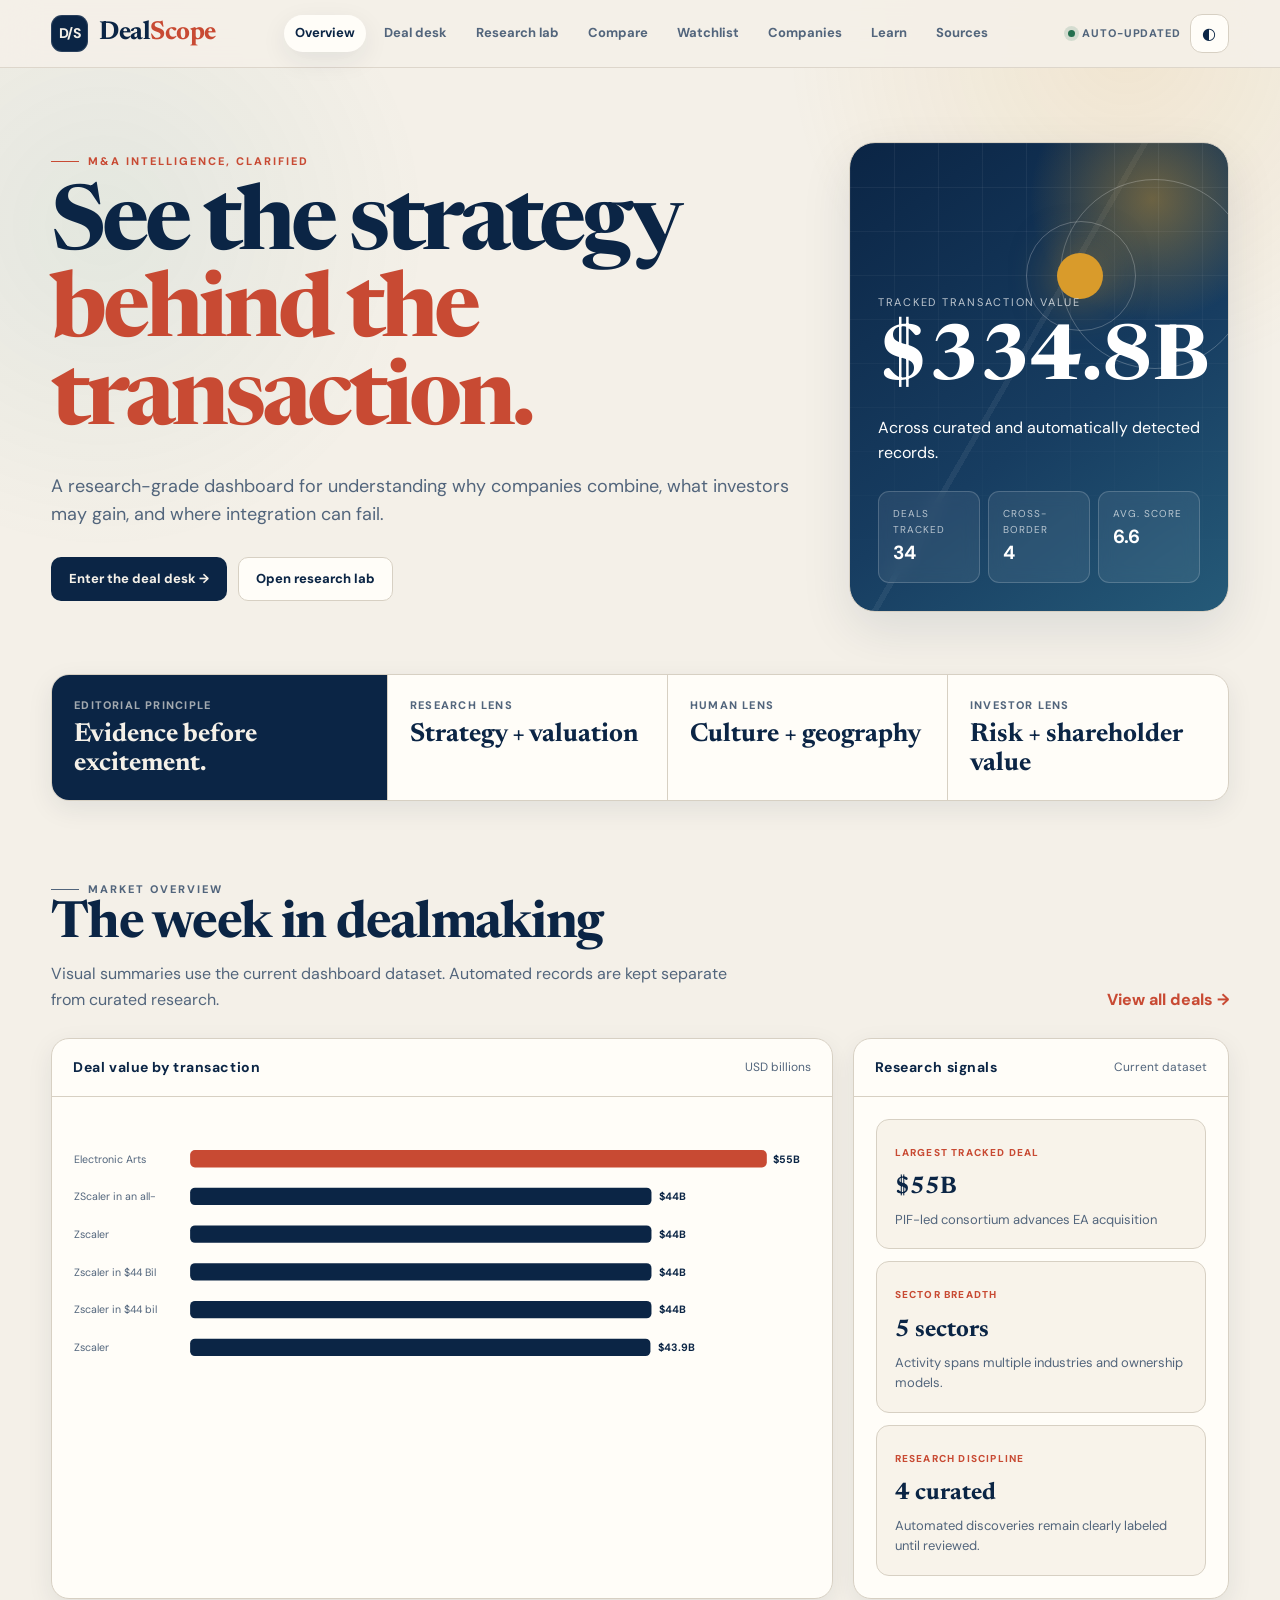
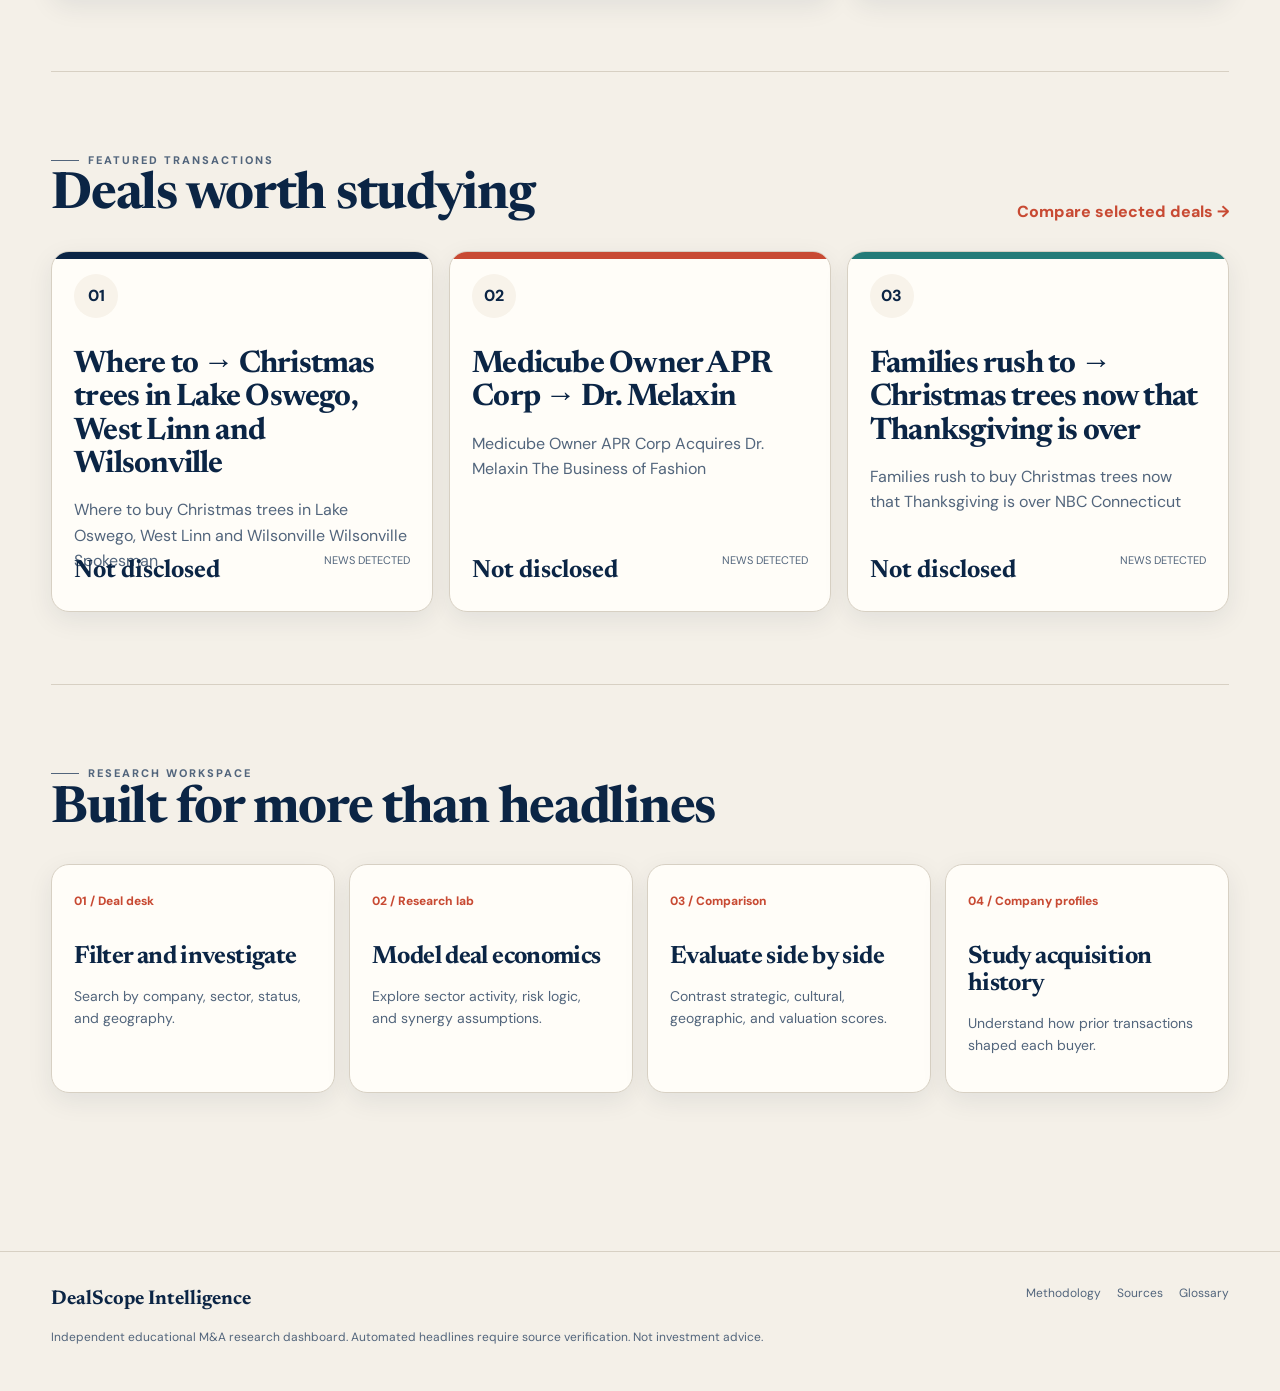
<file: index.html>
<!DOCTYPE html><html lang="en"><head><meta charset="UTF-8"><meta name="viewport" content="width=device-width,initial-scale=1"><meta name="theme-color" content="#0b2545"><meta name="description" content="DealScope is an educational M&A intelligence dashboard for deal research, strategy, valuation, culture, geography, and shareholder impact."><meta property="og:title" content="DealScope | M&A Intelligence"><meta property="og:description" content="A polished M&A research dashboard with deal analytics, comparisons, timelines, and market intelligence."><title>DealScope | M&A Intelligence</title><link rel="preconnect" href="https://fonts.googleapis.com"><link rel="preconnect" href="https://fonts.gstatic.com" crossorigin><link href="https://fonts.googleapis.com/css2?family=DM+Sans:wght@400;500;600;700;800&family=Newsreader:opsz,wght@6..72,600;6..72,700&display=swap" rel="stylesheet"><link rel="stylesheet" href="styles.css"></head><body><header class="site-header"><a class="brand" href="index.html"><span class="brand-mark">D/S</span><span>Deal<em>Scope</em></span></a><nav aria-label="Primary navigation"><a href="index.html">Overview</a><a href="deals.html">Deal desk</a><a href="analysis.html">Research lab</a><a href="compare.html">Compare</a><a href="watchlist.html">Watchlist</a><a href="companies.html">Companies</a><a href="learn.html">Learn</a><a href="sources.html">Sources</a></nav><div class="header-actions"><span class="header-live">Auto-updated</span><button id="themeToggle" class="icon-button" aria-label="Toggle color mode">◐</button></div></header><main><section class="hero"><div><p class="eyebrow">M&A intelligence, clarified</p><h1>See the strategy <span>behind the transaction.</span></h1><p class="hero-copy">A research-grade dashboard for understanding why companies combine, what investors may gain, and where integration can fail.</p><div class="hero-actions"><a class="primary-button" href="deals.html">Enter the deal desk →</a><a class="secondary-button" href="analysis.html">Open research lab</a></div></div><aside class="hero-visual"><div class="visual-grid"></div><div class="orb one"></div><div class="orb two"></div><div class="orb three"></div><div class="visual-content"><span class="visual-kicker">Tracked transaction value</span><strong class="visual-value" id="heroValue">$0B</strong><p>Across curated and automatically detected records.</p><div class="visual-stats"><div><span>Deals tracked</span><b id="homeDealCount">0</b></div><div><span>Cross-border</span><b id="homeCrossBorder">0</b></div><div><span>Avg. score</span><b id="homeAvgScore">0.0</b></div></div></div></aside></section><section class="editorial-strip"><article class="lead"><span>Editorial principle</span><strong>Evidence before excitement.</strong></article><article><span>Research lens</span><strong>Strategy + valuation</strong></article><article><span>Human lens</span><strong>Culture + geography</strong></article><article><span>Investor lens</span><strong>Risk + shareholder value</strong></article></section><section class="page-section"><div class="section-heading"><div><p class="eyebrow">Market overview</p><h2>The week in dealmaking</h2><p>Visual summaries use the current dashboard dataset. Automated records are kept separate from curated research.</p></div><a class="text-link" href="deals.html">View all deals →</a></div><div class="dashboard-grid"><article class="panel"><div class="panel-head"><h3>Deal value by transaction</h3><span>USD billions</span></div><div class="panel-body chart-frame" id="dealValueChart"></div></article><aside class="panel"><div class="panel-head"><h3>Research signals</h3><span>Current dataset</span></div><div class="panel-body insight-stack" id="homeInsights"></div></aside></div></section><section class="page-section section-rule"><div class="section-heading"><div><p class="eyebrow">Featured transactions</p><h2>Deals worth studying</h2></div><a class="text-link" href="compare.html">Compare selected deals →</a></div><div id="featuredDeals" class="featured-grid"></div></section><section class="page-section section-rule"><div class="section-heading"><div><p class="eyebrow">Research workspace</p><h2>Built for more than headlines</h2></div></div><div class="navigation-grid"><a href="deals.html"><span>01 / Deal desk</span><h3>Filter and investigate</h3><p>Search by company, sector, status, and geography.</p></a><a href="analysis.html"><span>02 / Research lab</span><h3>Model deal economics</h3><p>Explore sector activity, risk logic, and synergy assumptions.</p></a><a href="compare.html"><span>03 / Comparison</span><h3>Evaluate side by side</h3><p>Contrast strategic, cultural, geographic, and valuation scores.</p></a><a href="companies.html"><span>04 / Company profiles</span><h3>Study acquisition history</h3><p>Understand how prior transactions shaped each buyer.</p></a></div></section></main><footer class="site-footer"><div><div class="footer-brand">DealScope Intelligence</div><p>Independent educational M&A research dashboard. Automated headlines require source verification. Not investment advice.</p></div><div class="footer-links"><a href="analysis.html">Methodology</a><a href="sources.html">Sources</a><a href="learn.html">Glossary</a></div></footer><script src="generated-deals.js"></script><script src="data.js"></script><script src="app.js"></script></body></html>
</file>
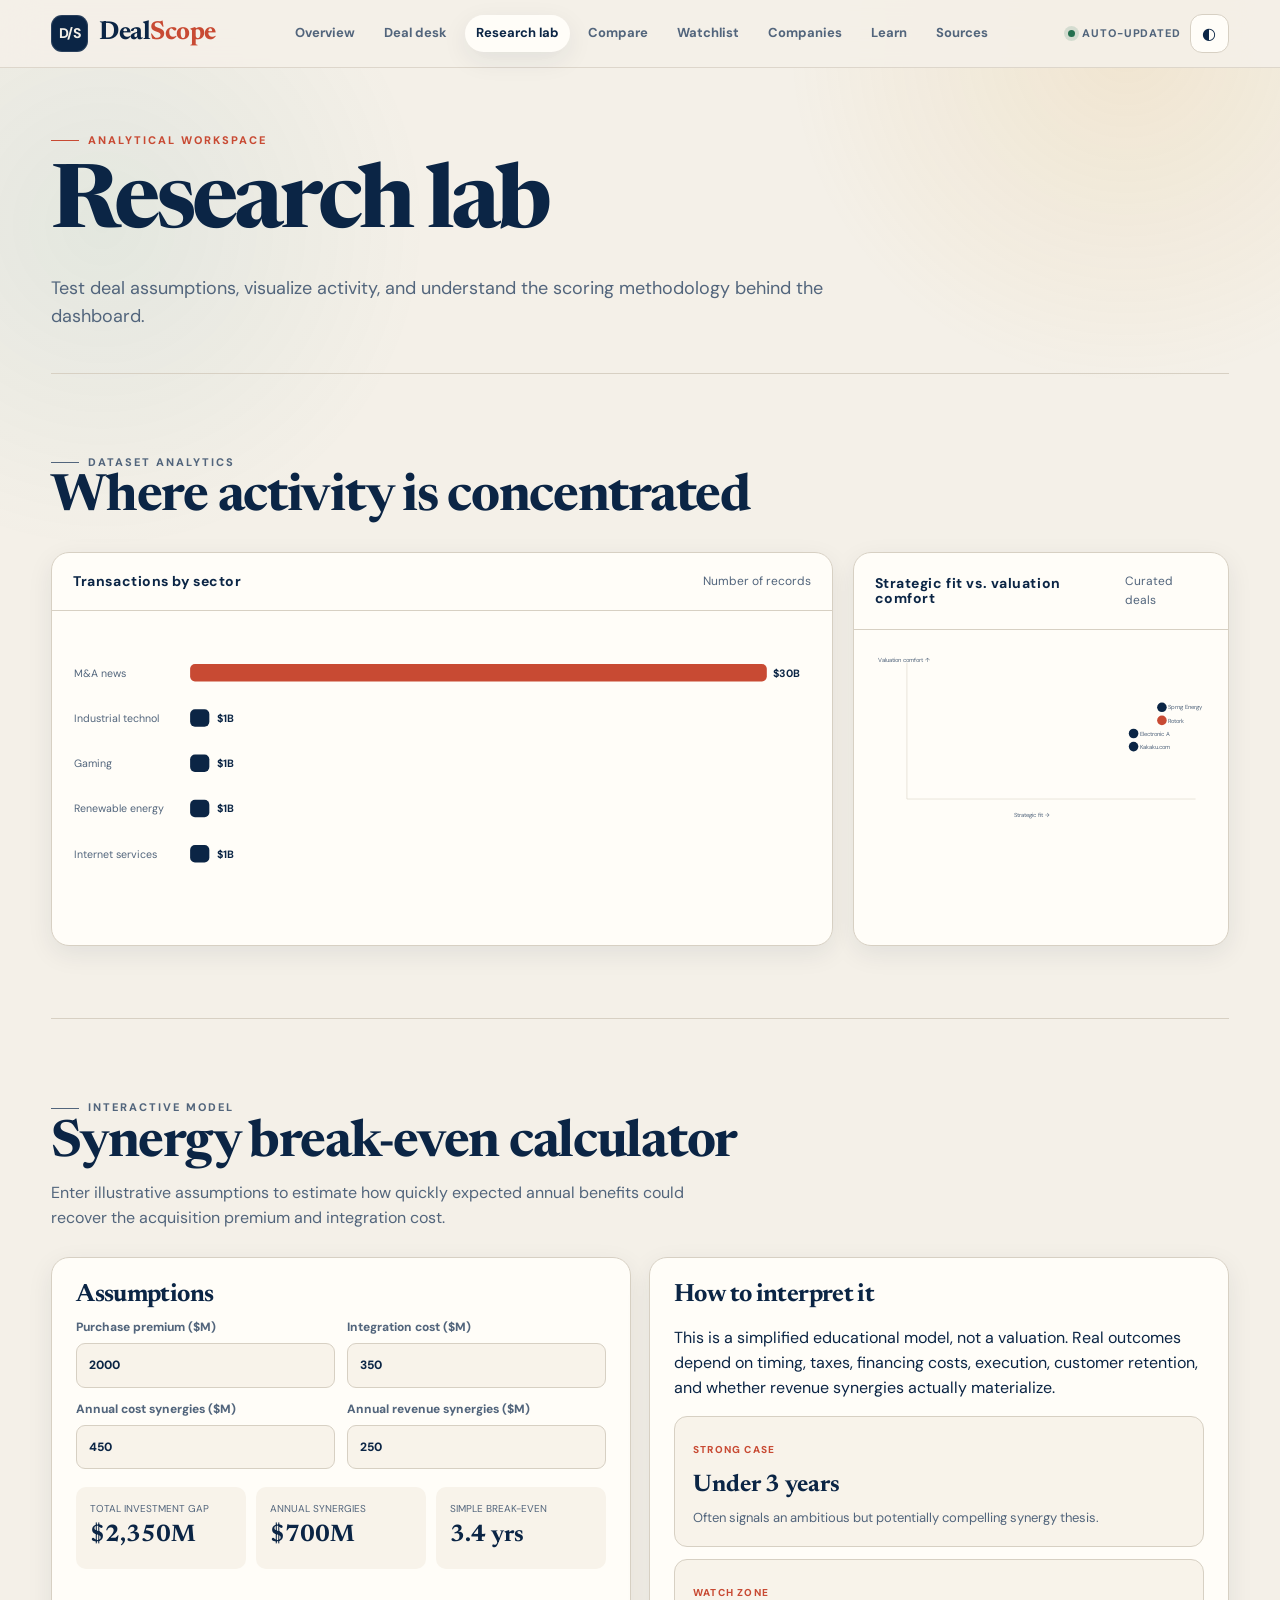
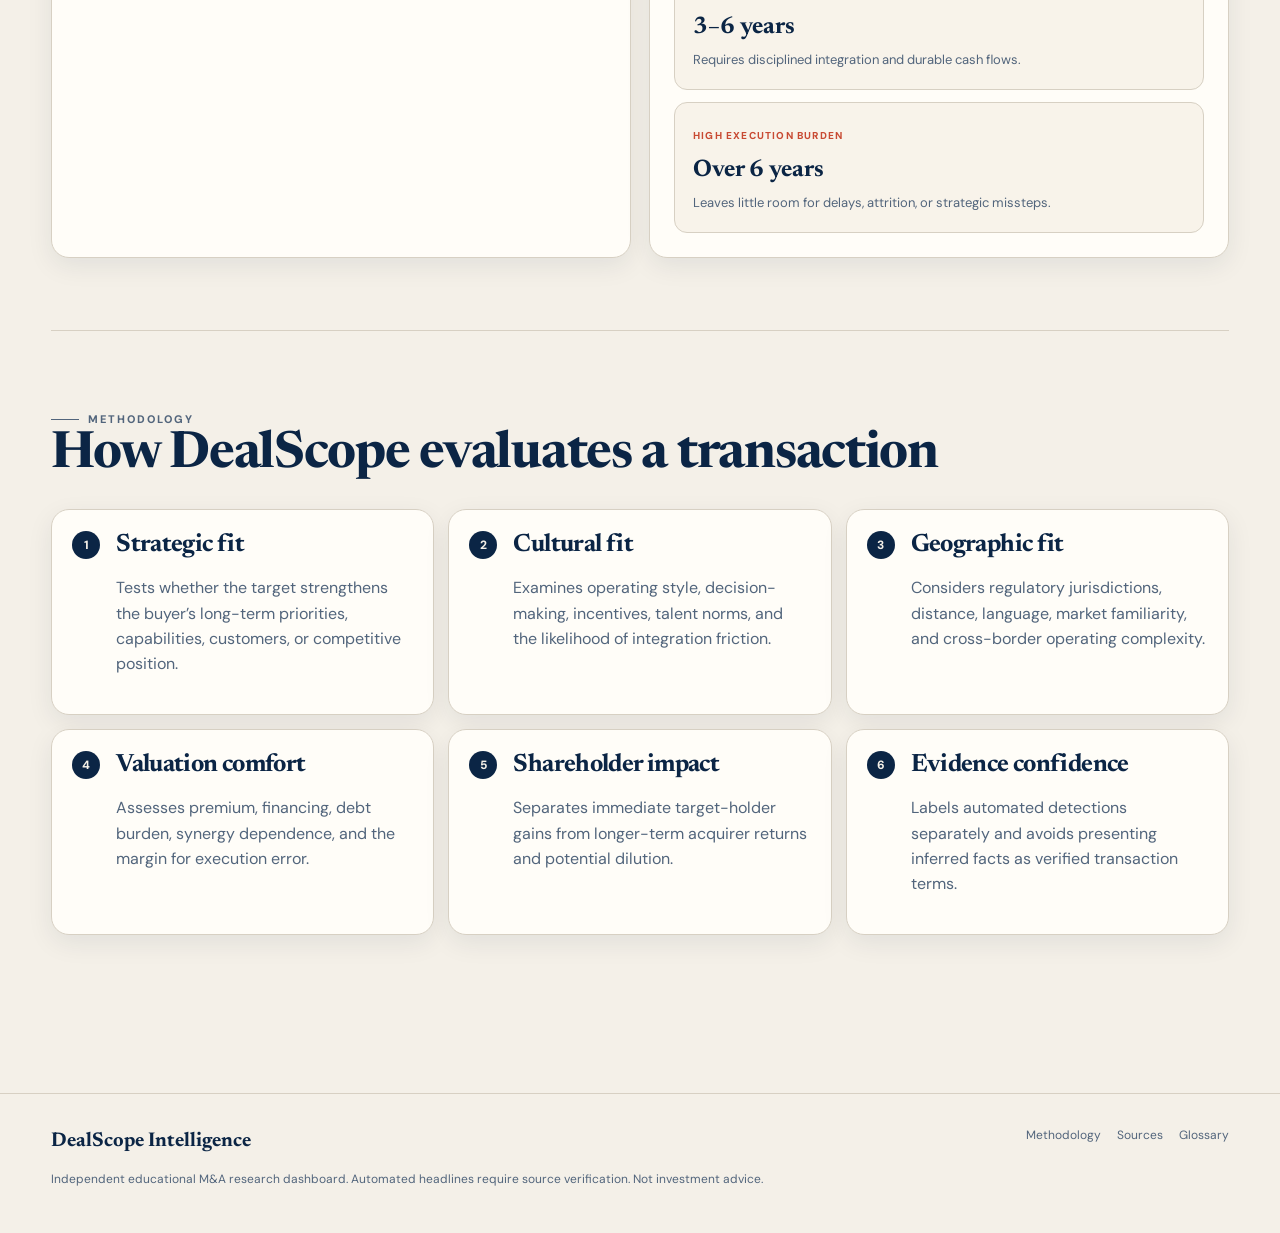
<file: analysis.html>
<!DOCTYPE html><html lang="en"><head><meta charset="UTF-8"><meta name="viewport" content="width=device-width,initial-scale=1"><meta name="theme-color" content="#0b2545"><meta name="description" content="DealScope is an educational M&A intelligence dashboard for deal research, strategy, valuation, culture, geography, and shareholder impact."><meta property="og:title" content="Research Lab | DealScope"><meta property="og:description" content="A polished M&A research dashboard with deal analytics, comparisons, timelines, and market intelligence."><title>Research Lab | DealScope</title><link rel="preconnect" href="https://fonts.googleapis.com"><link rel="preconnect" href="https://fonts.gstatic.com" crossorigin><link href="https://fonts.googleapis.com/css2?family=DM+Sans:wght@400;500;600;700;800&family=Newsreader:opsz,wght@6..72,600;6..72,700&display=swap" rel="stylesheet"><link rel="stylesheet" href="styles.css"></head><body><header class="site-header"><a class="brand" href="index.html"><span class="brand-mark">D/S</span><span>Deal<em>Scope</em></span></a><nav aria-label="Primary navigation"><a href="index.html">Overview</a><a href="deals.html">Deal desk</a><a href="analysis.html">Research lab</a><a href="compare.html">Compare</a><a href="watchlist.html">Watchlist</a><a href="companies.html">Companies</a><a href="learn.html">Learn</a><a href="sources.html">Sources</a></nav><div class="header-actions"><span class="header-live">Auto-updated</span><button id="themeToggle" class="icon-button" aria-label="Toggle color mode">◐</button></div></header><main><section class="page-hero"><p class="eyebrow">Analytical workspace</p><h1>Research lab</h1><p>Test deal assumptions, visualize activity, and understand the scoring methodology behind the dashboard.</p></section><section class="page-section"><div class="section-heading"><div><p class="eyebrow">Dataset analytics</p><h2>Where activity is concentrated</h2></div></div><div class="dashboard-grid"><article class="panel"><div class="panel-head"><h3>Transactions by sector</h3><span>Number of records</span></div><div class="panel-body chart-frame" id="sectorChart"></div></article><article class="panel"><div class="panel-head"><h3>Strategic fit vs. valuation comfort</h3><span>Curated deals</span></div><div class="panel-body chart-frame" id="riskMatrix"></div></article></div></section><section class="page-section section-rule"><div class="section-heading"><div><p class="eyebrow">Interactive model</p><h2>Synergy break-even calculator</h2><p>Enter illustrative assumptions to estimate how quickly expected annual benefits could recover the acquisition premium and integration cost.</p></div></div><div class="lab-grid"><div class="calculator"><h3>Assumptions</h3><div class="calc-fields"><label>Purchase premium ($M)<input id="premiumInput" type="number" value="2000" min="0"></label><label>Integration cost ($M)<input id="integrationInput" type="number" value="350" min="0"></label><label>Annual cost synergies ($M)<input id="costSynergyInput" type="number" value="450" min="0"></label><label>Annual revenue synergies ($M)<input id="revenueSynergyInput" type="number" value="250" min="0"></label></div><div class="calc-results"><div><span>Total investment gap</span><strong id="investmentGap">$0M</strong></div><div><span>Annual synergies</span><strong id="annualSynergies">$0M</strong></div><div><span>Simple break-even</span><strong id="breakEven">0 yrs</strong></div></div></div><div class="calculator"><h3>How to interpret it</h3><p>This is a simplified educational model, not a valuation. Real outcomes depend on timing, taxes, financing costs, execution, customer retention, and whether revenue synergies actually materialize.</p><div class="insight-stack"><div class="insight-card"><span>Strong case</span><strong>Under 3 years</strong><p>Often signals an ambitious but potentially compelling synergy thesis.</p></div><div class="insight-card"><span>Watch zone</span><strong>3–6 years</strong><p>Requires disciplined integration and durable cash flows.</p></div><div class="insight-card"><span>High execution burden</span><strong>Over 6 years</strong><p>Leaves little room for delays, attrition, or strategic missteps.</p></div></div></div></div></section><section class="page-section section-rule"><div class="section-heading"><div><p class="eyebrow">Methodology</p><h2>How DealScope evaluates a transaction</h2></div></div><div class="framework-grid methodology"><article><h3>Strategic fit</h3><p>Tests whether the target strengthens the buyer’s long-term priorities, capabilities, customers, or competitive position.</p></article><article><h3>Cultural fit</h3><p>Examines operating style, decision-making, incentives, talent norms, and the likelihood of integration friction.</p></article><article><h3>Geographic fit</h3><p>Considers regulatory jurisdictions, distance, language, market familiarity, and cross-border operating complexity.</p></article><article><h3>Valuation comfort</h3><p>Assesses premium, financing, debt burden, synergy dependence, and the margin for execution error.</p></article><article><h3>Shareholder impact</h3><p>Separates immediate target-holder gains from longer-term acquirer returns and potential dilution.</p></article><article><h3>Evidence confidence</h3><p>Labels automated detections separately and avoids presenting inferred facts as verified transaction terms.</p></article></div></section></main><footer class="site-footer"><div><div class="footer-brand">DealScope Intelligence</div><p>Independent educational M&A research dashboard. Automated headlines require source verification. Not investment advice.</p></div><div class="footer-links"><a href="analysis.html">Methodology</a><a href="sources.html">Sources</a><a href="learn.html">Glossary</a></div></footer><script src="generated-deals.js"></script><script src="data.js"></script><script src="app.js"></script></body></html>
</file>
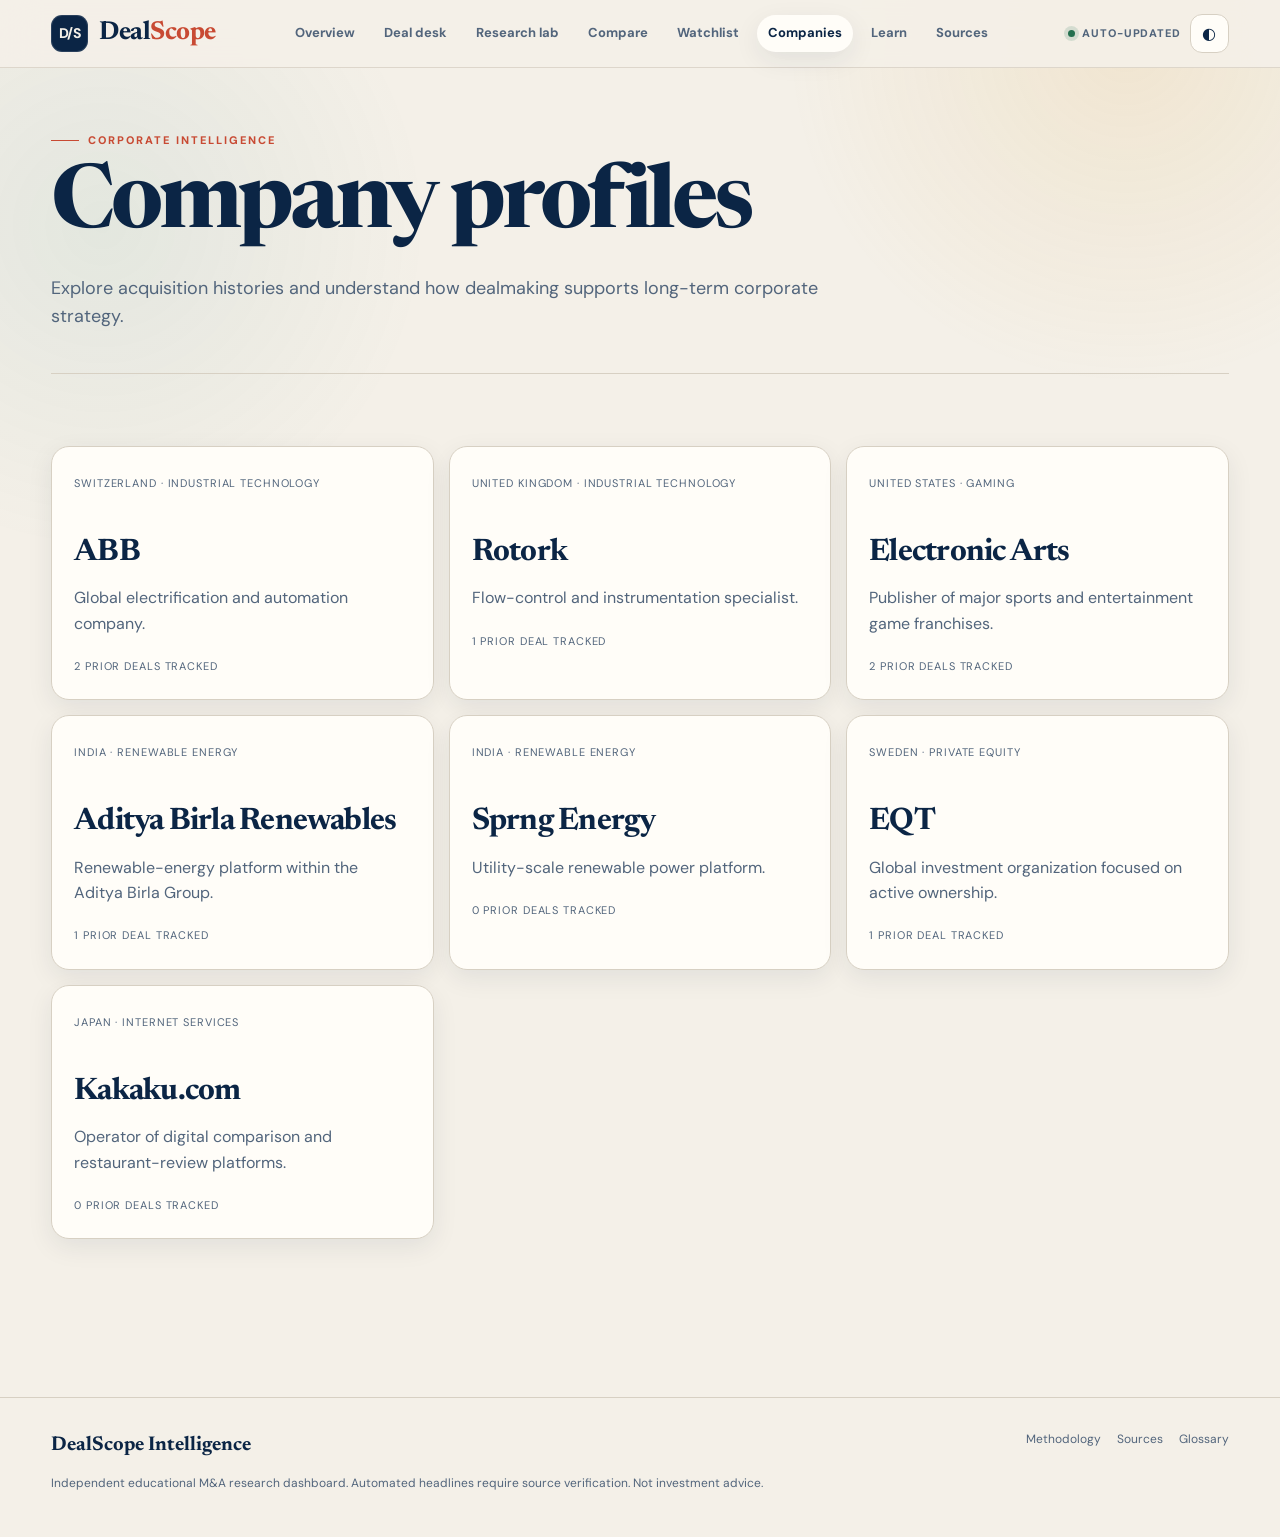
<file: companies.html>
<!DOCTYPE html><html lang="en"><head><meta charset="UTF-8"><meta name="viewport" content="width=device-width,initial-scale=1"><meta name="theme-color" content="#0b2545"><meta name="description" content="DealScope is an educational M&A intelligence dashboard for deal research, strategy, valuation, culture, geography, and shareholder impact."><meta property="og:title" content="Companies | DealScope"><meta property="og:description" content="A polished M&A research dashboard with deal analytics, comparisons, timelines, and market intelligence."><title>Companies | DealScope</title><link rel="preconnect" href="https://fonts.googleapis.com"><link rel="preconnect" href="https://fonts.gstatic.com" crossorigin><link href="https://fonts.googleapis.com/css2?family=DM+Sans:wght@400;500;600;700;800&family=Newsreader:opsz,wght@6..72,600;6..72,700&display=swap" rel="stylesheet"><link rel="stylesheet" href="styles.css"></head><body><header class="site-header"><a class="brand" href="index.html"><span class="brand-mark">D/S</span><span>Deal<em>Scope</em></span></a><nav aria-label="Primary navigation"><a href="index.html">Overview</a><a href="deals.html">Deal desk</a><a href="analysis.html">Research lab</a><a href="compare.html">Compare</a><a href="watchlist.html">Watchlist</a><a href="companies.html">Companies</a><a href="learn.html">Learn</a><a href="sources.html">Sources</a></nav><div class="header-actions"><span class="header-live">Auto-updated</span><button id="themeToggle" class="icon-button" aria-label="Toggle color mode">◐</button></div></header><main><section class="page-hero"><p class="eyebrow">Corporate intelligence</p><h1>Company profiles</h1><p>Explore acquisition histories and understand how dealmaking supports long-term corporate strategy.</p></section><section class="page-section"><div id="companyGrid" class="company-grid"></div></section></main><footer class="site-footer"><div><div class="footer-brand">DealScope Intelligence</div><p>Independent educational M&A research dashboard. Automated headlines require source verification. Not investment advice.</p></div><div class="footer-links"><a href="analysis.html">Methodology</a><a href="sources.html">Sources</a><a href="learn.html">Glossary</a></div></footer><script src="generated-deals.js"></script><script src="data.js"></script><script src="app.js"></script></body></html>
</file>
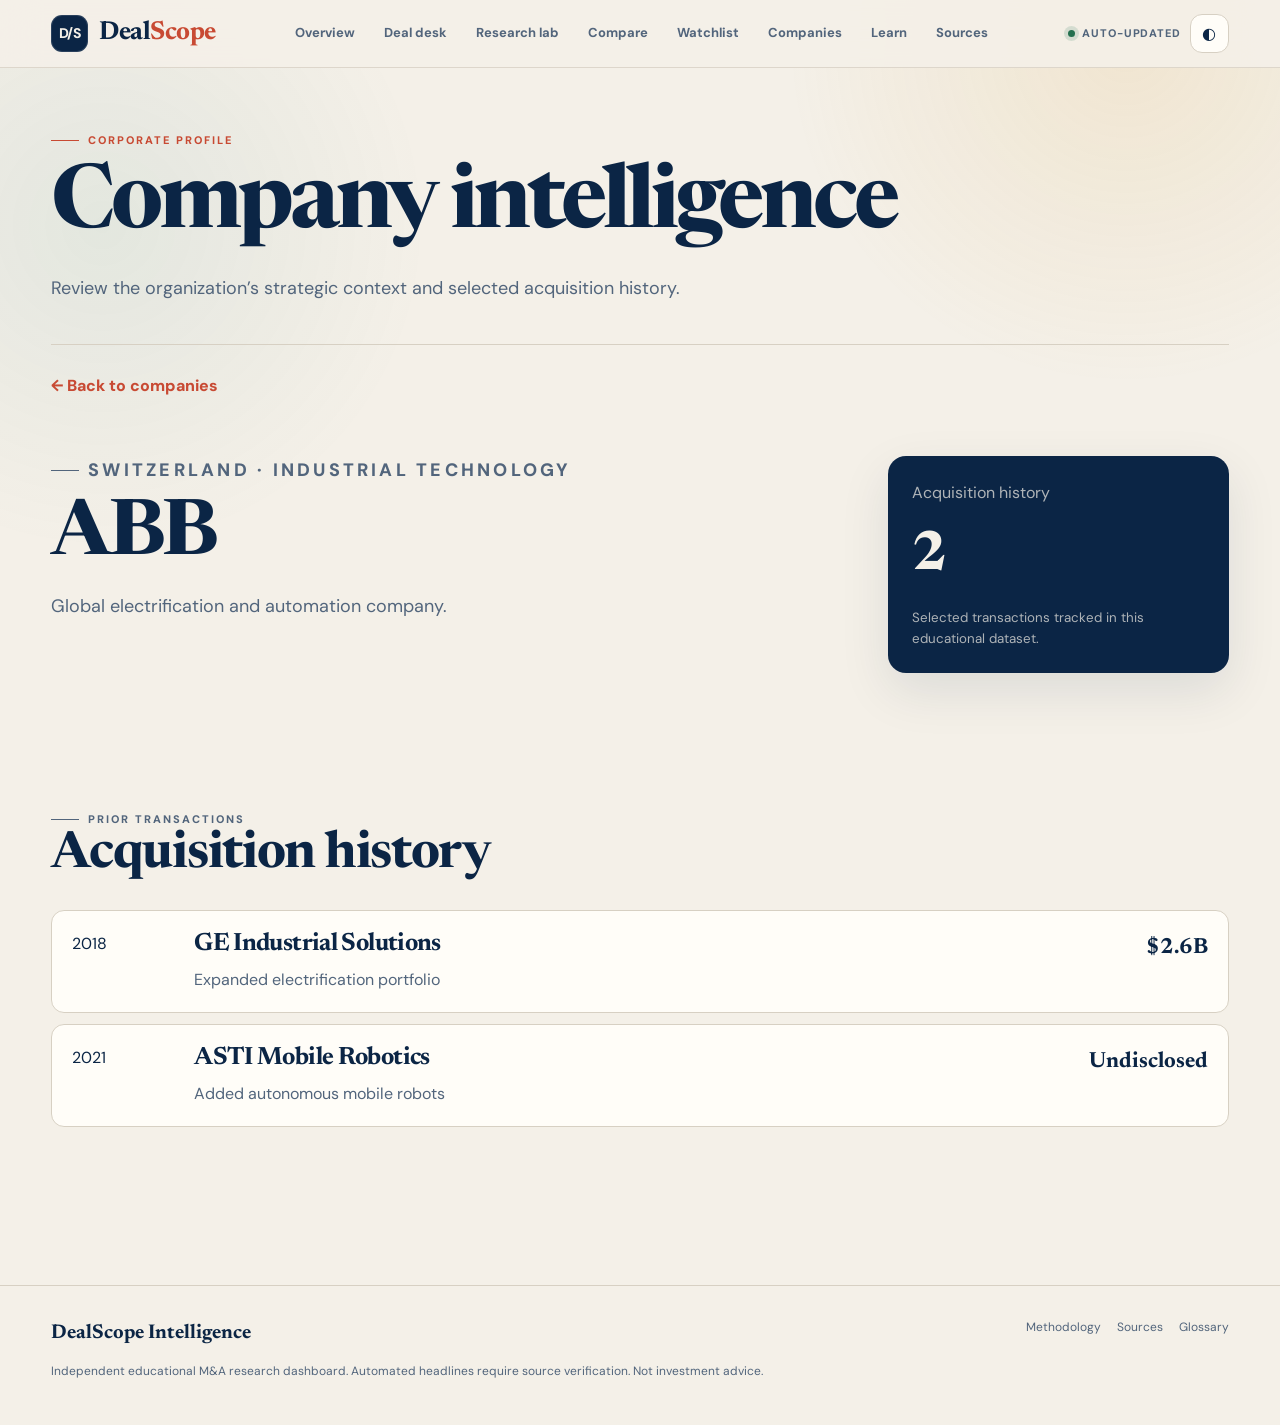
<file: company.html>
<!DOCTYPE html><html lang="en"><head><meta charset="UTF-8"><meta name="viewport" content="width=device-width,initial-scale=1"><meta name="theme-color" content="#0b2545"><meta name="description" content="DealScope is an educational M&A intelligence dashboard for deal research, strategy, valuation, culture, geography, and shareholder impact."><meta property="og:title" content="Company Profile | DealScope"><meta property="og:description" content="A polished M&A research dashboard with deal analytics, comparisons, timelines, and market intelligence."><title>Company Profile | DealScope</title><link rel="preconnect" href="https://fonts.googleapis.com"><link rel="preconnect" href="https://fonts.gstatic.com" crossorigin><link href="https://fonts.googleapis.com/css2?family=DM+Sans:wght@400;500;600;700;800&family=Newsreader:opsz,wght@6..72,600;6..72,700&display=swap" rel="stylesheet"><link rel="stylesheet" href="styles.css"></head><body><header class="site-header"><a class="brand" href="index.html"><span class="brand-mark">D/S</span><span>Deal<em>Scope</em></span></a><nav aria-label="Primary navigation"><a href="index.html">Overview</a><a href="deals.html">Deal desk</a><a href="analysis.html">Research lab</a><a href="compare.html">Compare</a><a href="watchlist.html">Watchlist</a><a href="companies.html">Companies</a><a href="learn.html">Learn</a><a href="sources.html">Sources</a></nav><div class="header-actions"><span class="header-live">Auto-updated</span><button id="themeToggle" class="icon-button" aria-label="Toggle color mode">◐</button></div></header><main><section class="page-hero"><p class="eyebrow">Corporate profile</p><h1>Company intelligence</h1><p>Review the organization’s strategic context and selected acquisition history.</p></section><div id="companyPage"></div></main><footer class="site-footer"><div><div class="footer-brand">DealScope Intelligence</div><p>Independent educational M&A research dashboard. Automated headlines require source verification. Not investment advice.</p></div><div class="footer-links"><a href="analysis.html">Methodology</a><a href="sources.html">Sources</a><a href="learn.html">Glossary</a></div></footer><script src="generated-deals.js"></script><script src="data.js"></script><script src="app.js"></script></body></html>
</file>
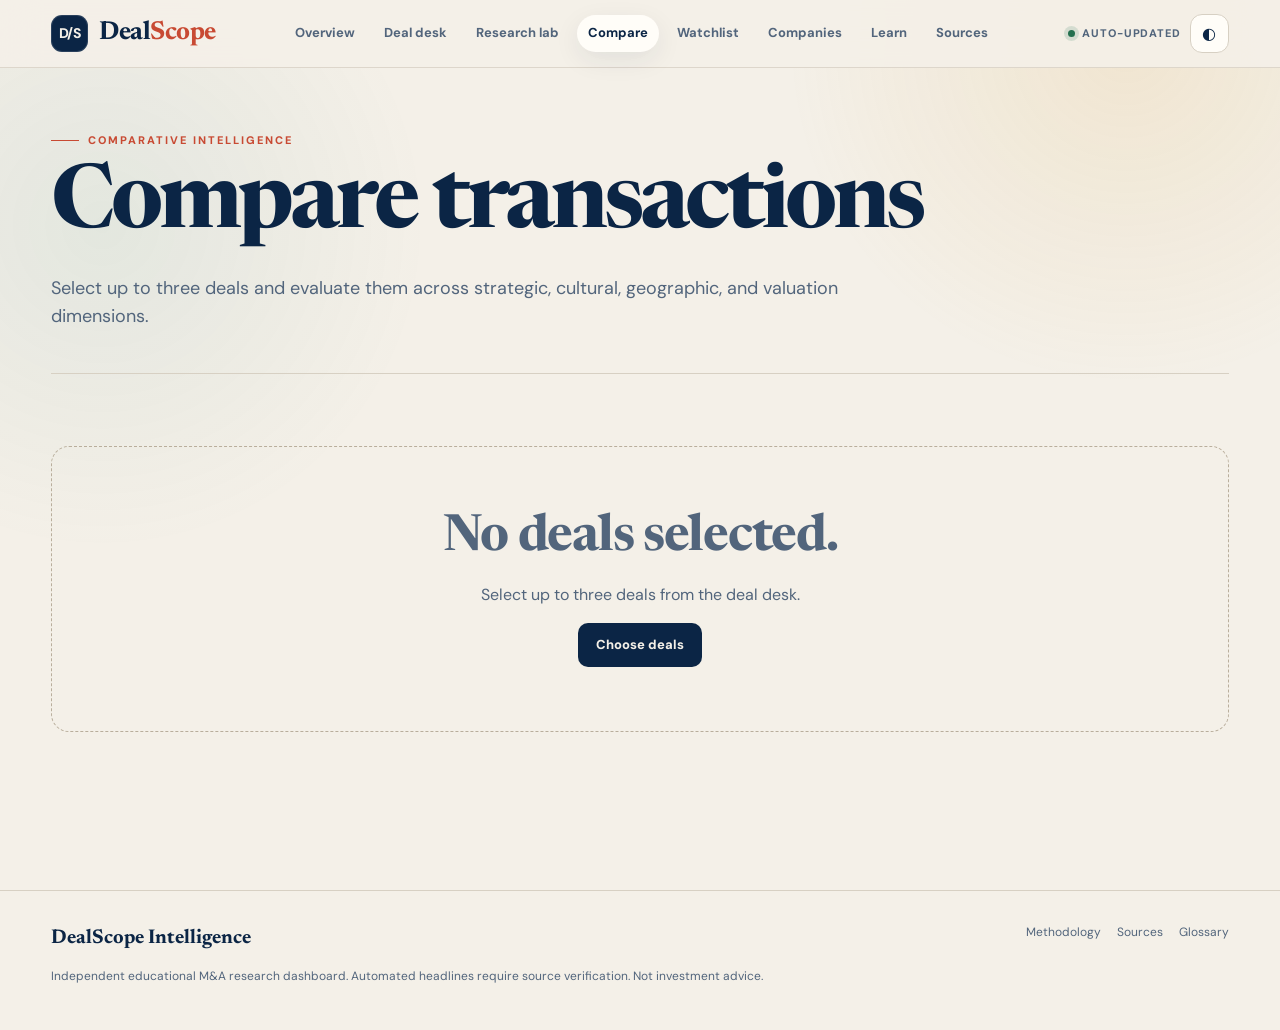
<file: compare.html>
<!DOCTYPE html><html lang="en"><head><meta charset="UTF-8"><meta name="viewport" content="width=device-width,initial-scale=1"><meta name="theme-color" content="#0b2545"><meta name="description" content="DealScope is an educational M&A intelligence dashboard for deal research, strategy, valuation, culture, geography, and shareholder impact."><meta property="og:title" content="Compare Deals | DealScope"><meta property="og:description" content="A polished M&A research dashboard with deal analytics, comparisons, timelines, and market intelligence."><title>Compare Deals | DealScope</title><link rel="preconnect" href="https://fonts.googleapis.com"><link rel="preconnect" href="https://fonts.gstatic.com" crossorigin><link href="https://fonts.googleapis.com/css2?family=DM+Sans:wght@400;500;600;700;800&family=Newsreader:opsz,wght@6..72,600;6..72,700&display=swap" rel="stylesheet"><link rel="stylesheet" href="styles.css"></head><body><header class="site-header"><a class="brand" href="index.html"><span class="brand-mark">D/S</span><span>Deal<em>Scope</em></span></a><nav aria-label="Primary navigation"><a href="index.html">Overview</a><a href="deals.html">Deal desk</a><a href="analysis.html">Research lab</a><a href="compare.html">Compare</a><a href="watchlist.html">Watchlist</a><a href="companies.html">Companies</a><a href="learn.html">Learn</a><a href="sources.html">Sources</a></nav><div class="header-actions"><span class="header-live">Auto-updated</span><button id="themeToggle" class="icon-button" aria-label="Toggle color mode">◐</button></div></header><main><section class="page-hero"><p class="eyebrow">Comparative intelligence</p><h1>Compare transactions</h1><p>Select up to three deals and evaluate them across strategic, cultural, geographic, and valuation dimensions.</p></section><section class="page-section"><div id="compareGrid"></div></section></main><footer class="site-footer"><div><div class="footer-brand">DealScope Intelligence</div><p>Independent educational M&A research dashboard. Automated headlines require source verification. Not investment advice.</p></div><div class="footer-links"><a href="analysis.html">Methodology</a><a href="sources.html">Sources</a><a href="learn.html">Glossary</a></div></footer><script src="generated-deals.js"></script><script src="data.js"></script><script src="app.js"></script></body></html>
</file>
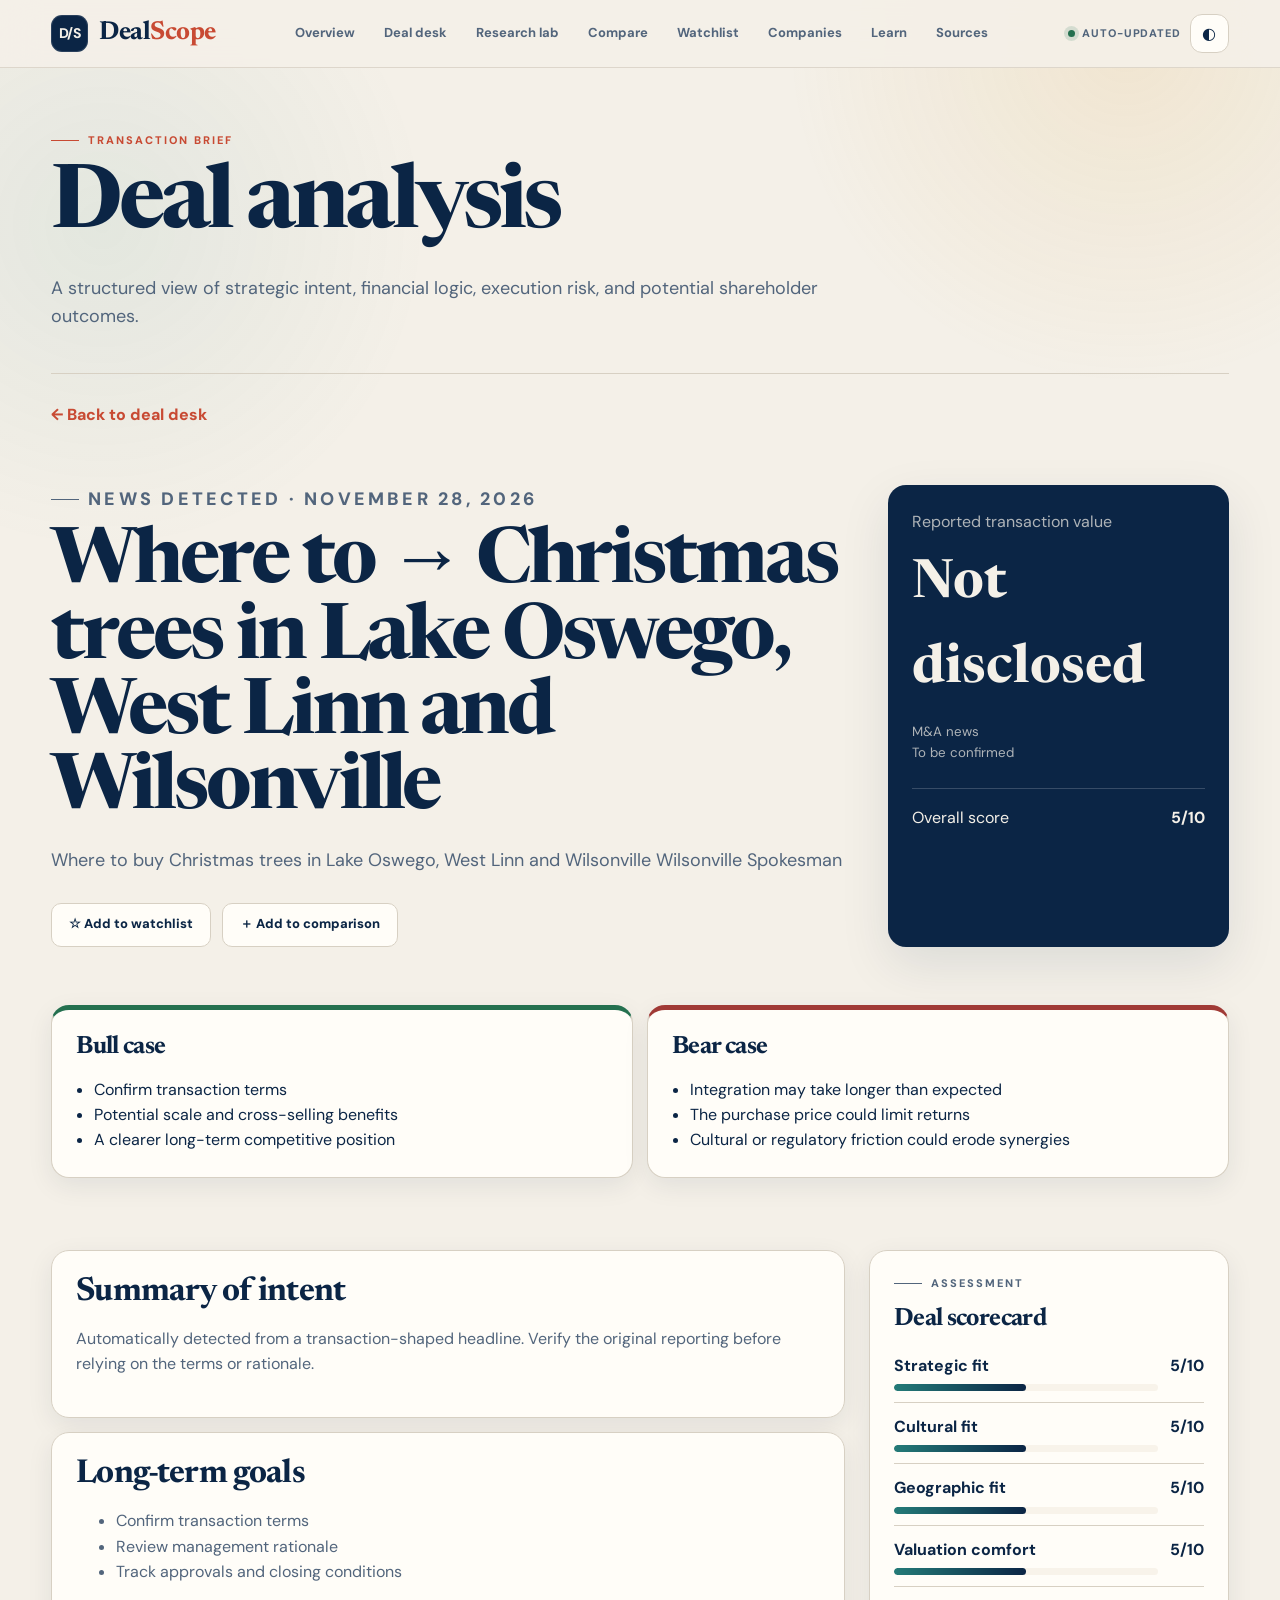
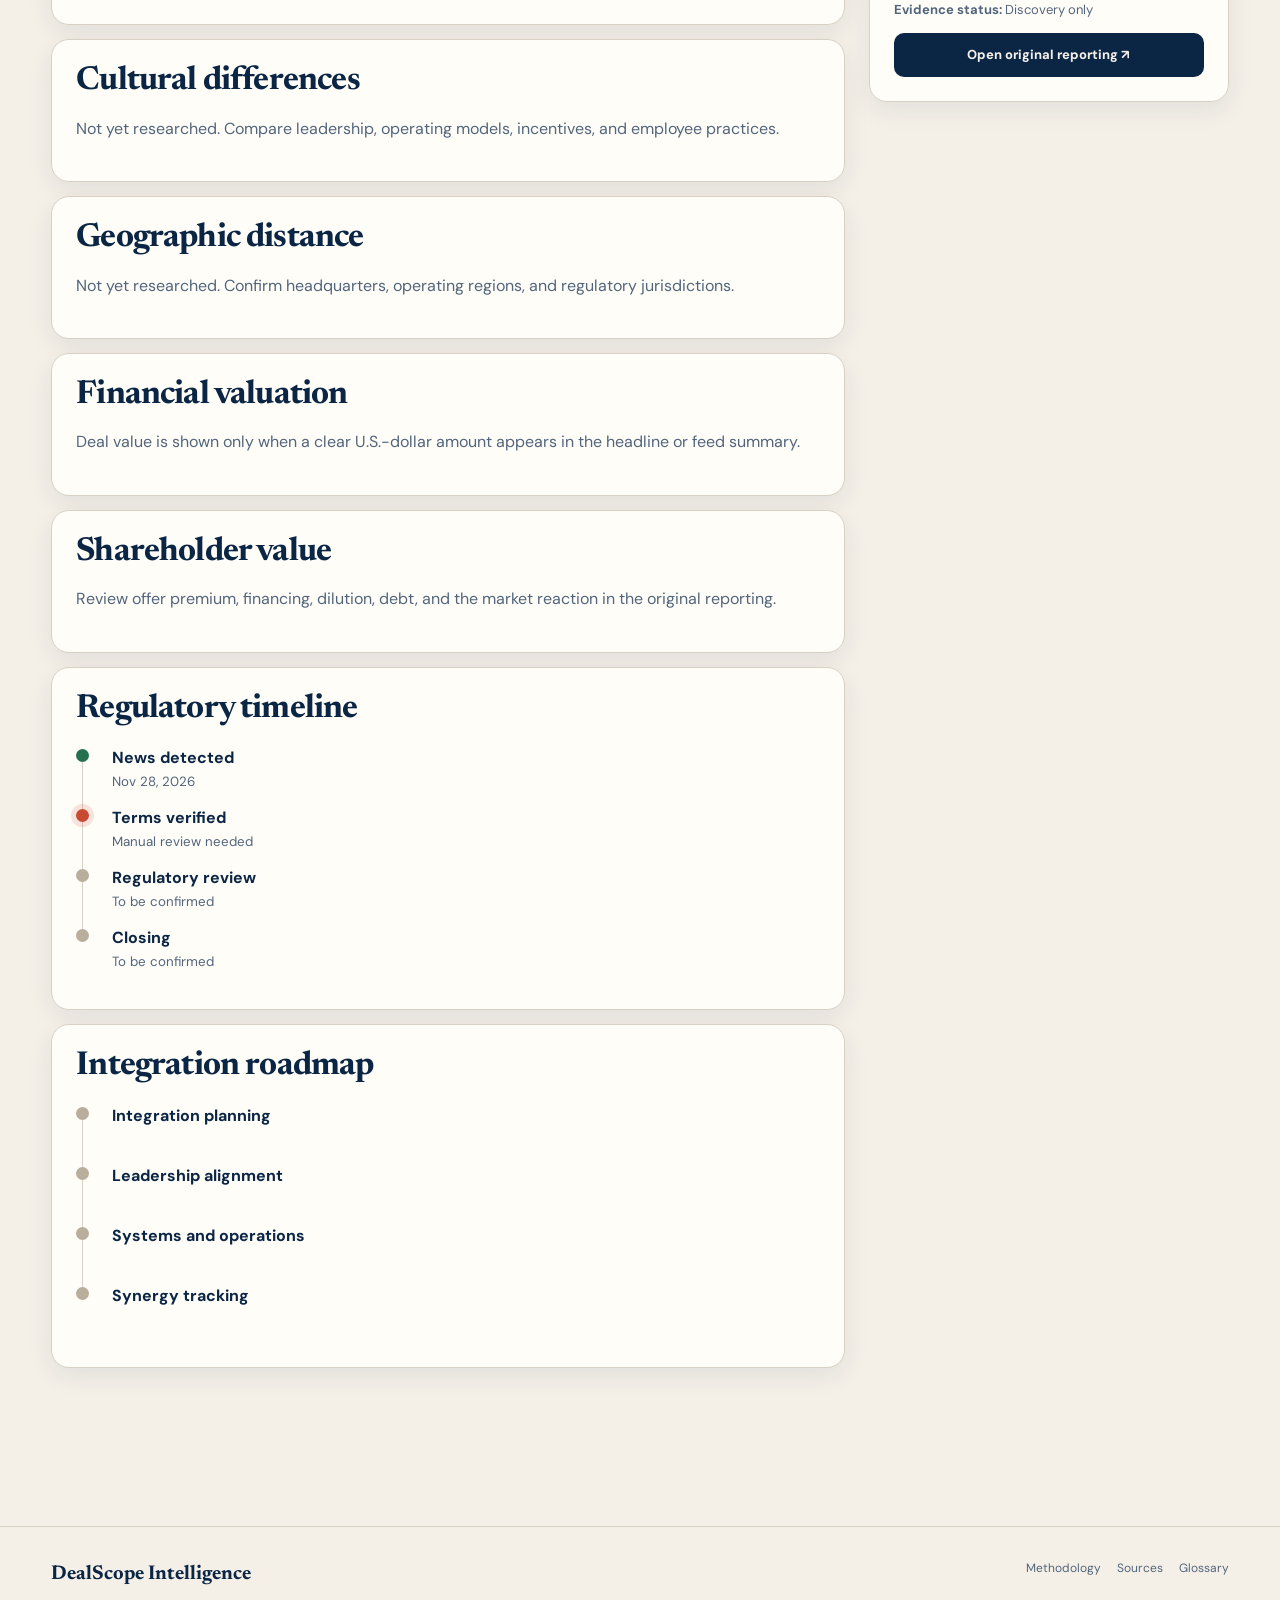
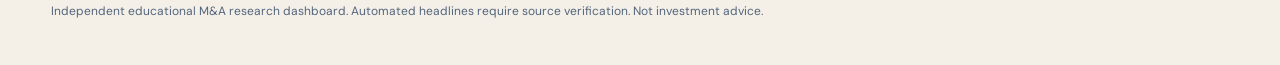
<file: deal.html>
<!DOCTYPE html><html lang="en"><head><meta charset="UTF-8"><meta name="viewport" content="width=device-width,initial-scale=1"><meta name="theme-color" content="#0b2545"><meta name="description" content="DealScope is an educational M&A intelligence dashboard for deal research, strategy, valuation, culture, geography, and shareholder impact."><meta property="og:title" content="Deal Analysis | DealScope"><meta property="og:description" content="A polished M&A research dashboard with deal analytics, comparisons, timelines, and market intelligence."><title>Deal Analysis | DealScope</title><link rel="preconnect" href="https://fonts.googleapis.com"><link rel="preconnect" href="https://fonts.gstatic.com" crossorigin><link href="https://fonts.googleapis.com/css2?family=DM+Sans:wght@400;500;600;700;800&family=Newsreader:opsz,wght@6..72,600;6..72,700&display=swap" rel="stylesheet"><link rel="stylesheet" href="styles.css"></head><body><header class="site-header"><a class="brand" href="index.html"><span class="brand-mark">D/S</span><span>Deal<em>Scope</em></span></a><nav aria-label="Primary navigation"><a href="index.html">Overview</a><a href="deals.html">Deal desk</a><a href="analysis.html">Research lab</a><a href="compare.html">Compare</a><a href="watchlist.html">Watchlist</a><a href="companies.html">Companies</a><a href="learn.html">Learn</a><a href="sources.html">Sources</a></nav><div class="header-actions"><span class="header-live">Auto-updated</span><button id="themeToggle" class="icon-button" aria-label="Toggle color mode">◐</button></div></header><main><section class="page-hero"><p class="eyebrow">Transaction brief</p><h1>Deal analysis</h1><p>A structured view of strategic intent, financial logic, execution risk, and potential shareholder outcomes.</p></section><div id="dealPage"></div></main><footer class="site-footer"><div><div class="footer-brand">DealScope Intelligence</div><p>Independent educational M&A research dashboard. Automated headlines require source verification. Not investment advice.</p></div><div class="footer-links"><a href="analysis.html">Methodology</a><a href="sources.html">Sources</a><a href="learn.html">Glossary</a></div></footer><script src="generated-deals.js"></script><script src="data.js"></script><script src="app.js"></script></body></html>
</file>
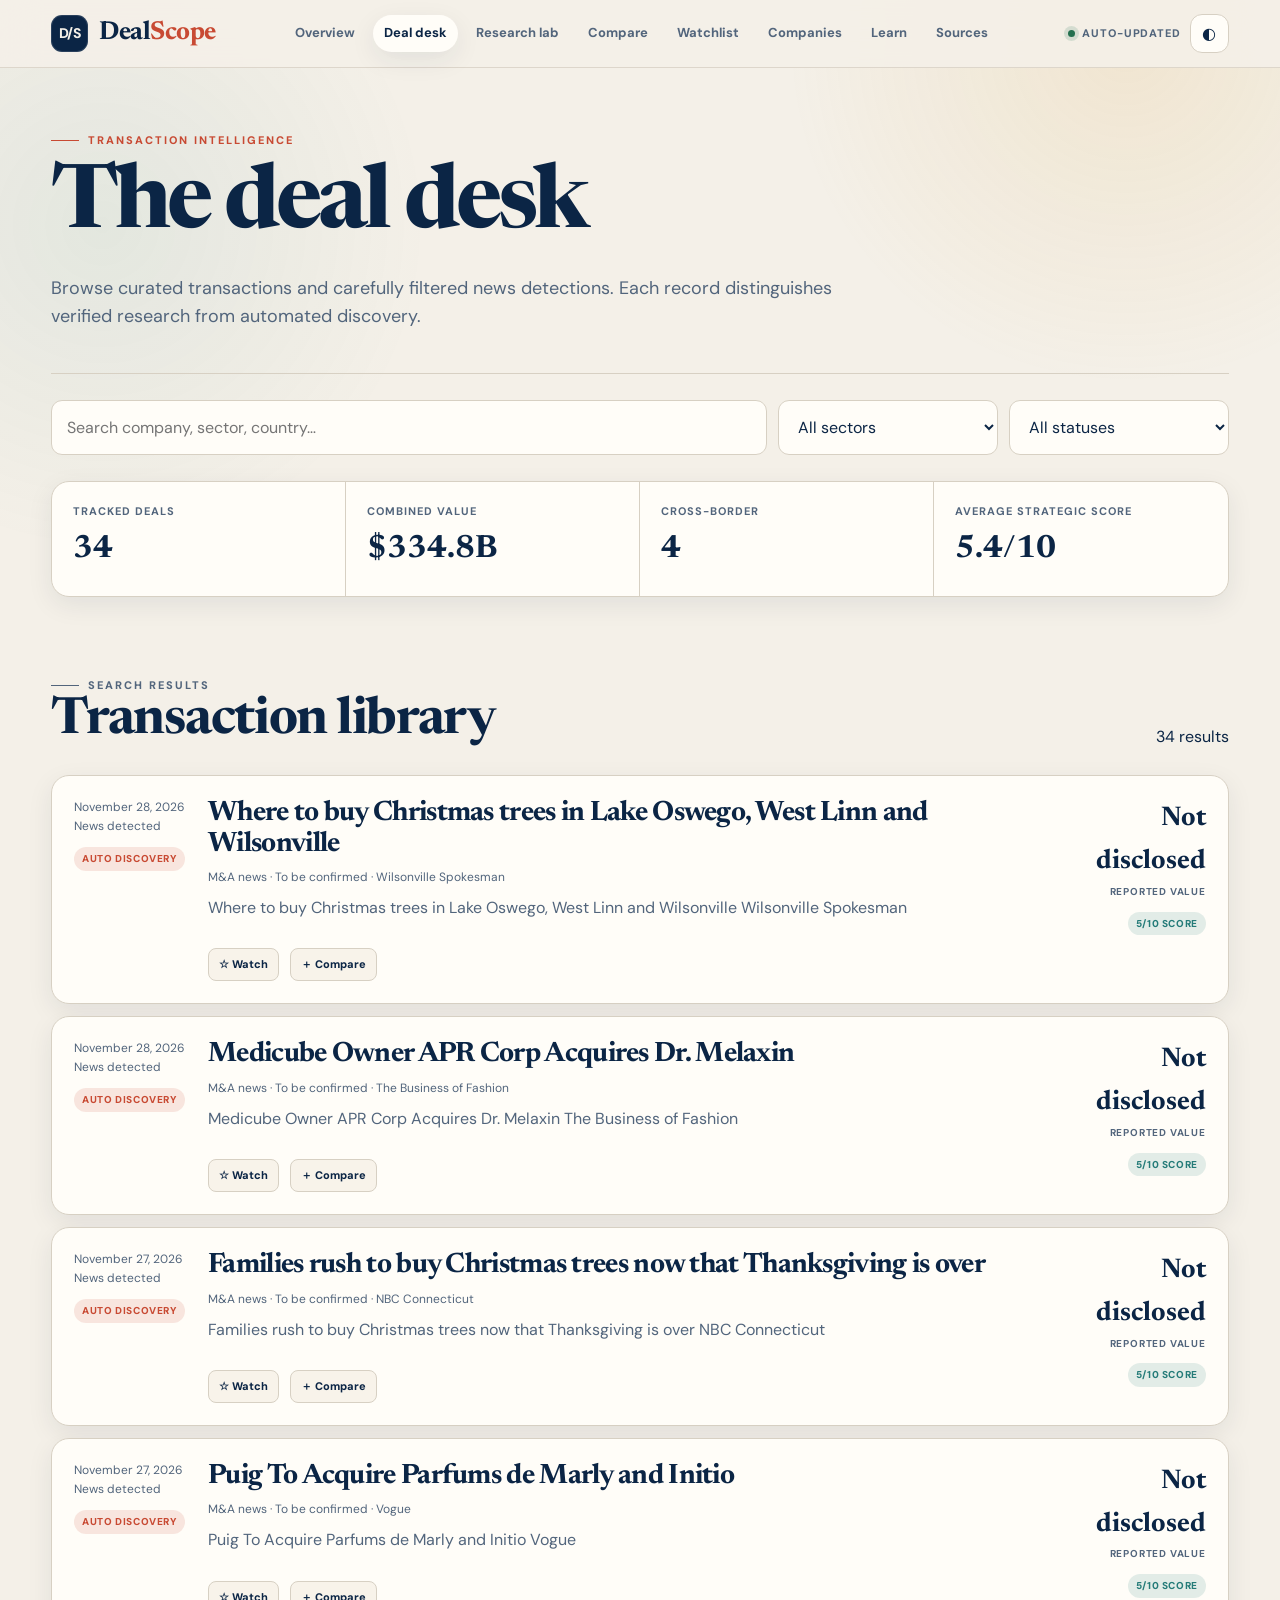
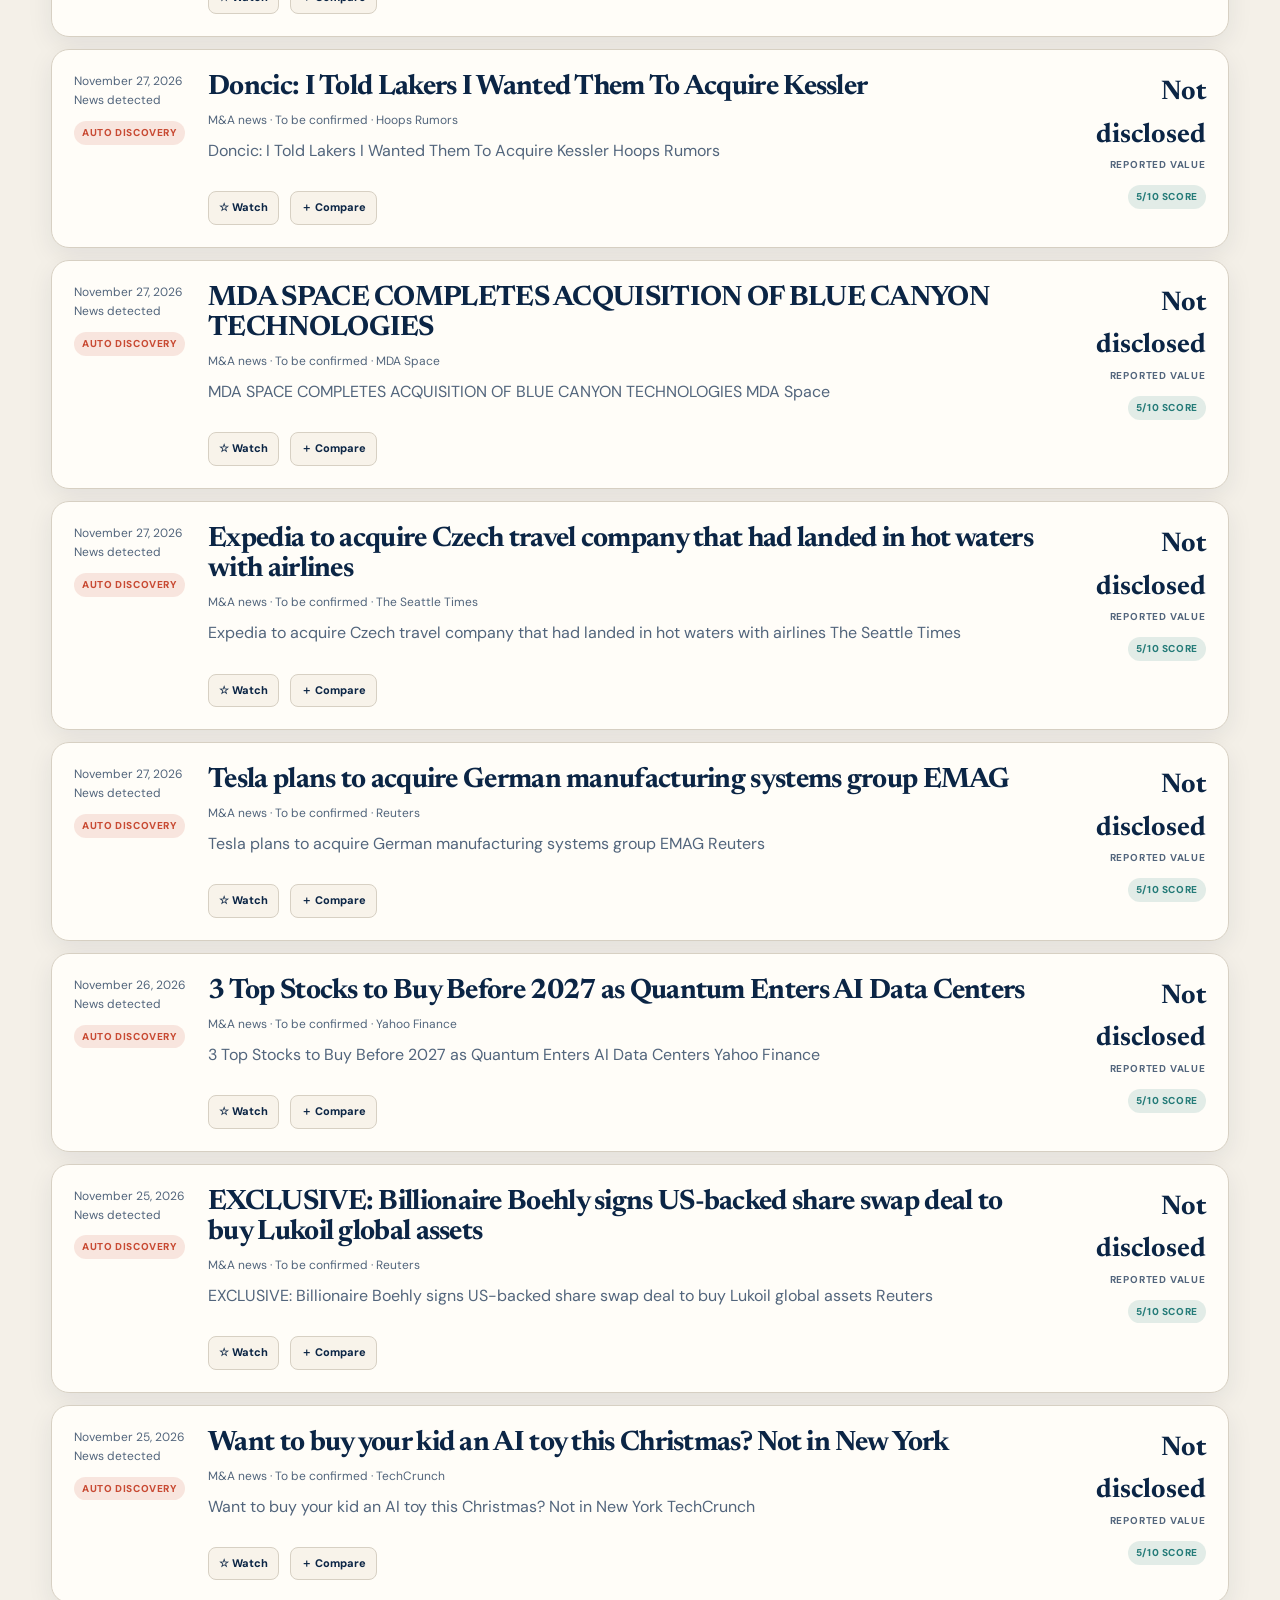
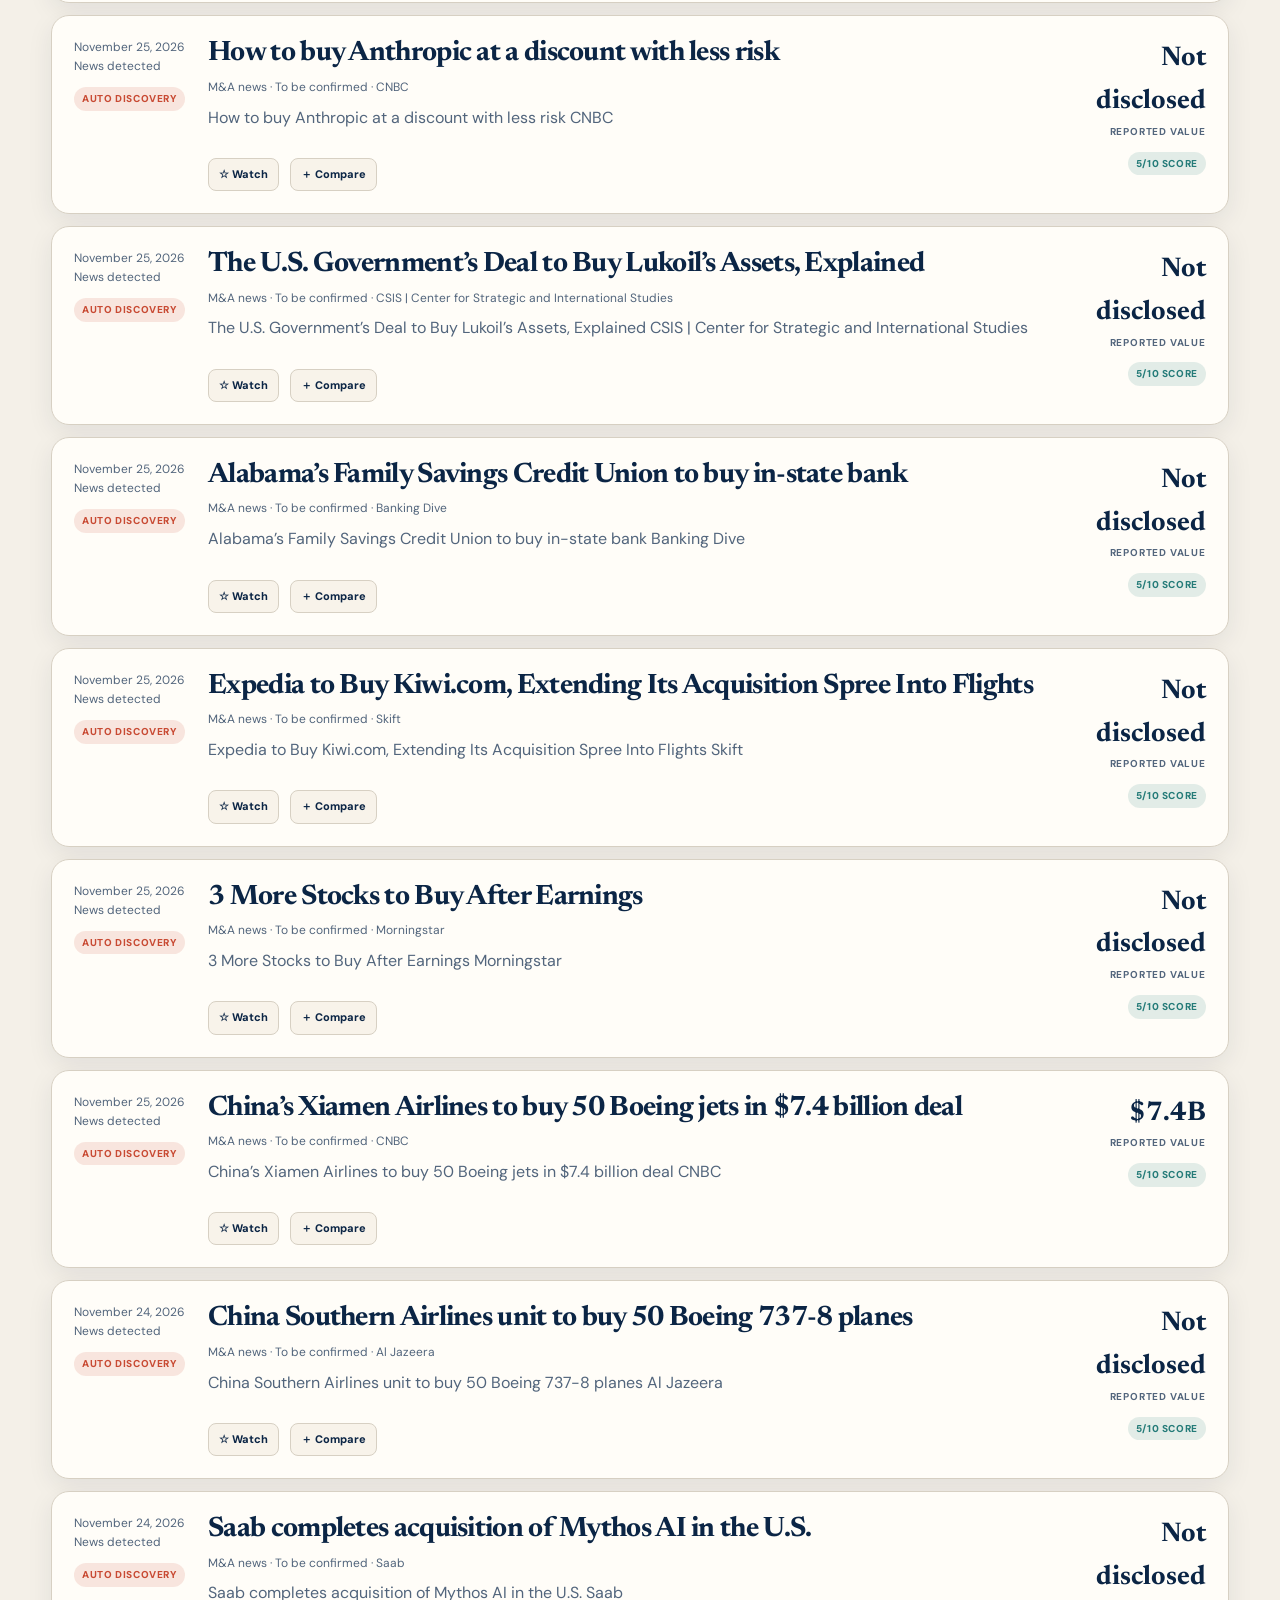
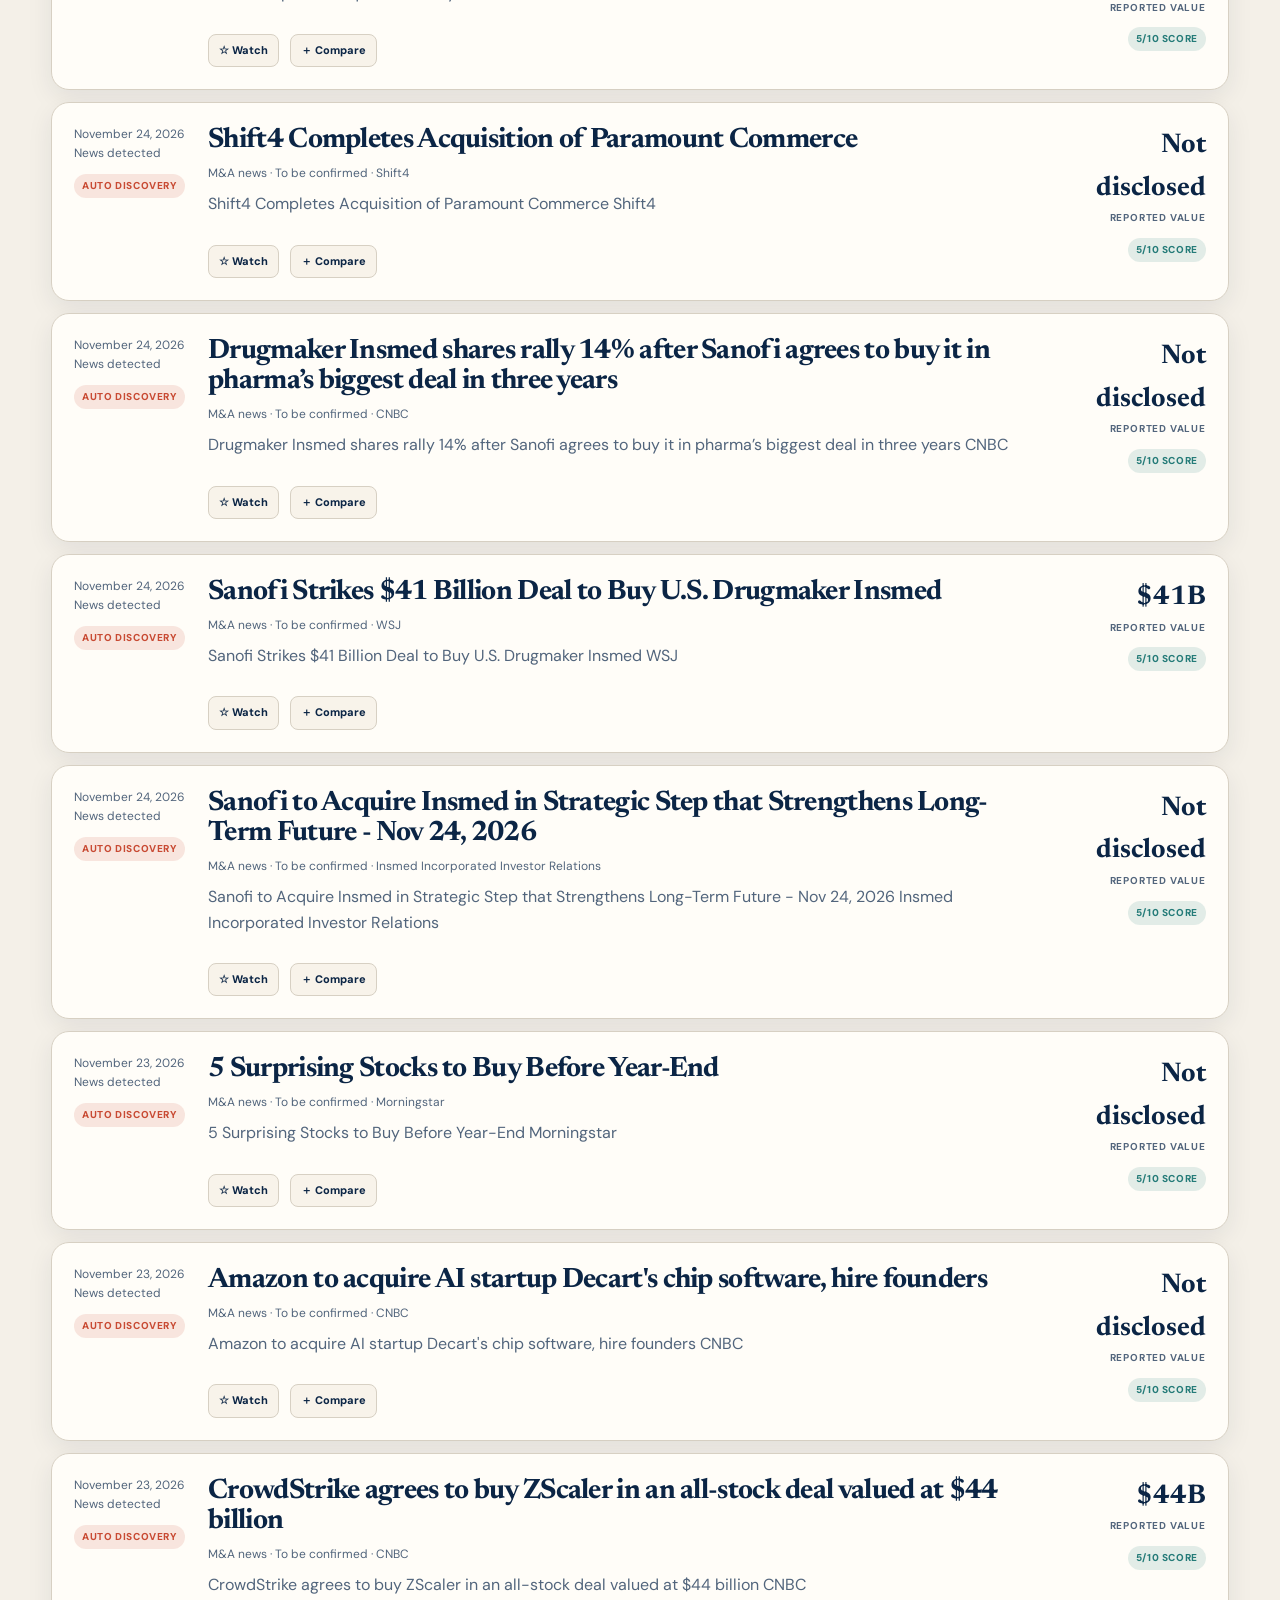
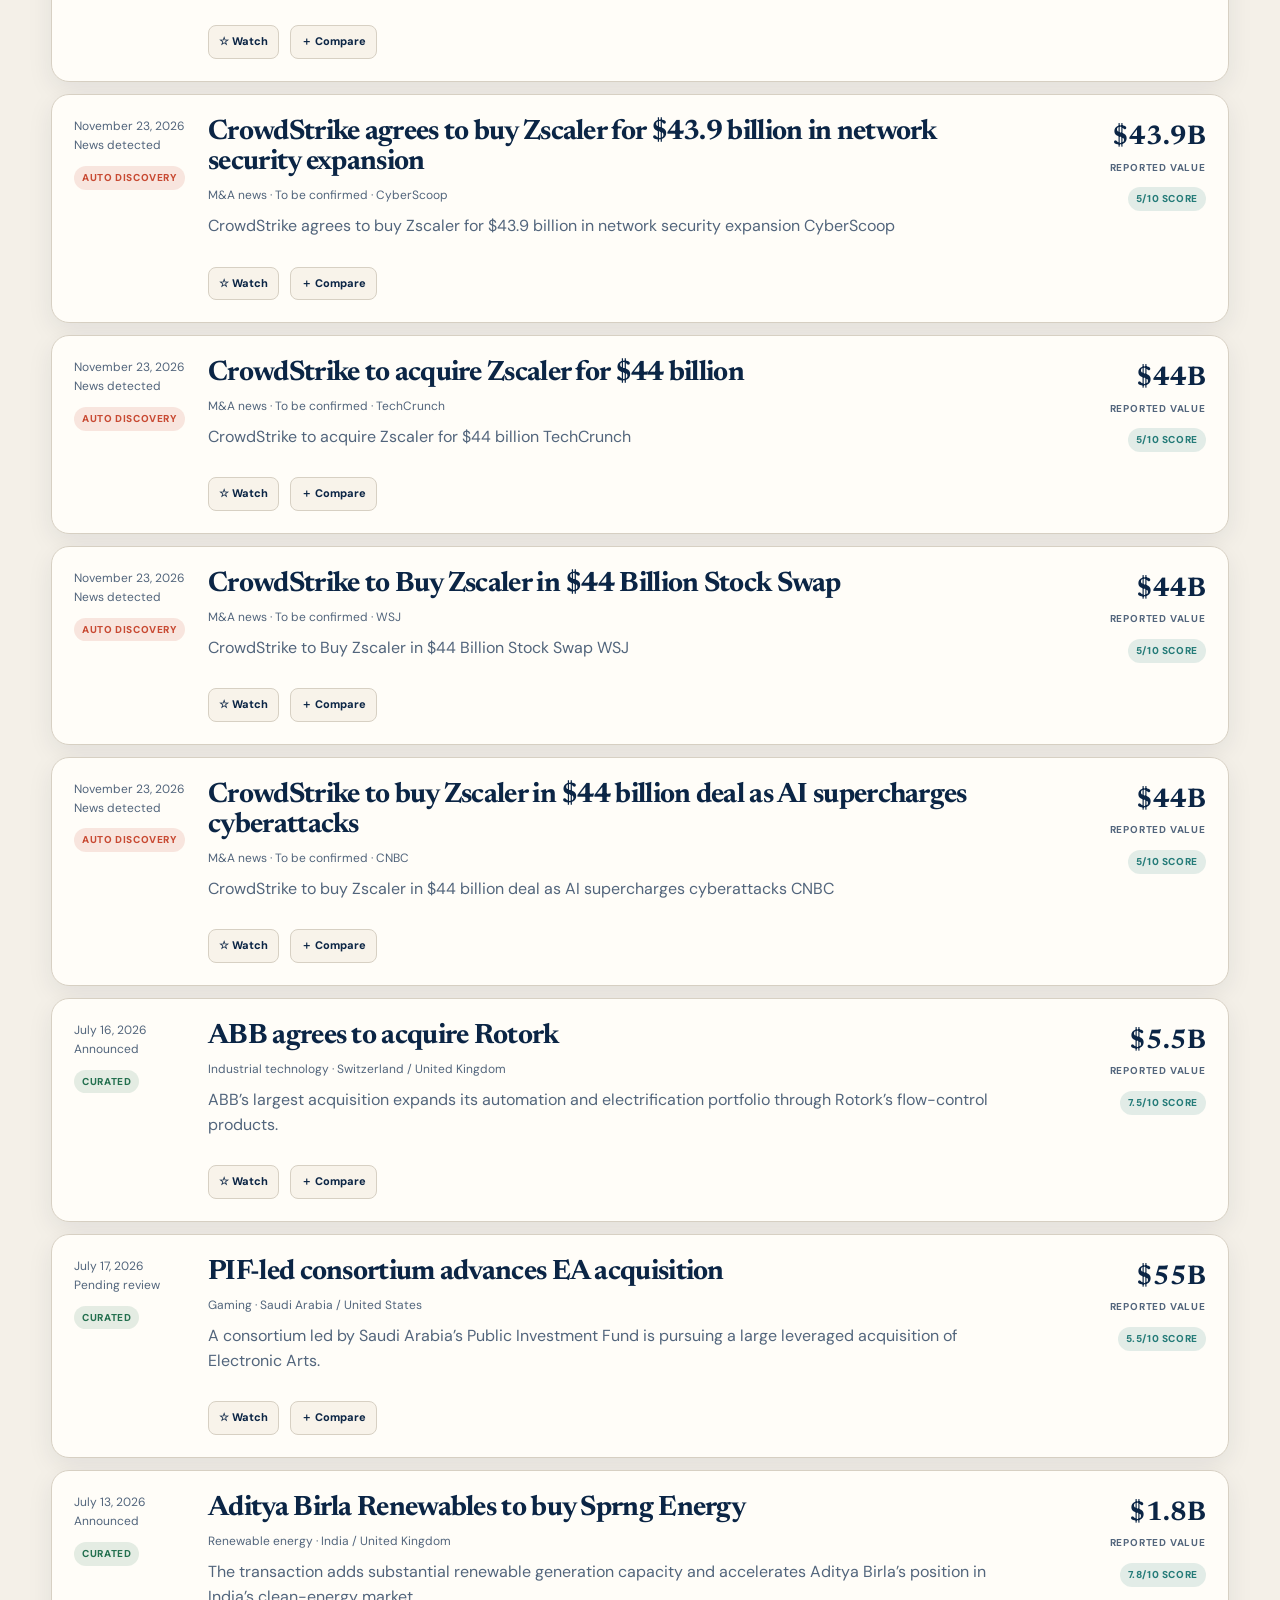
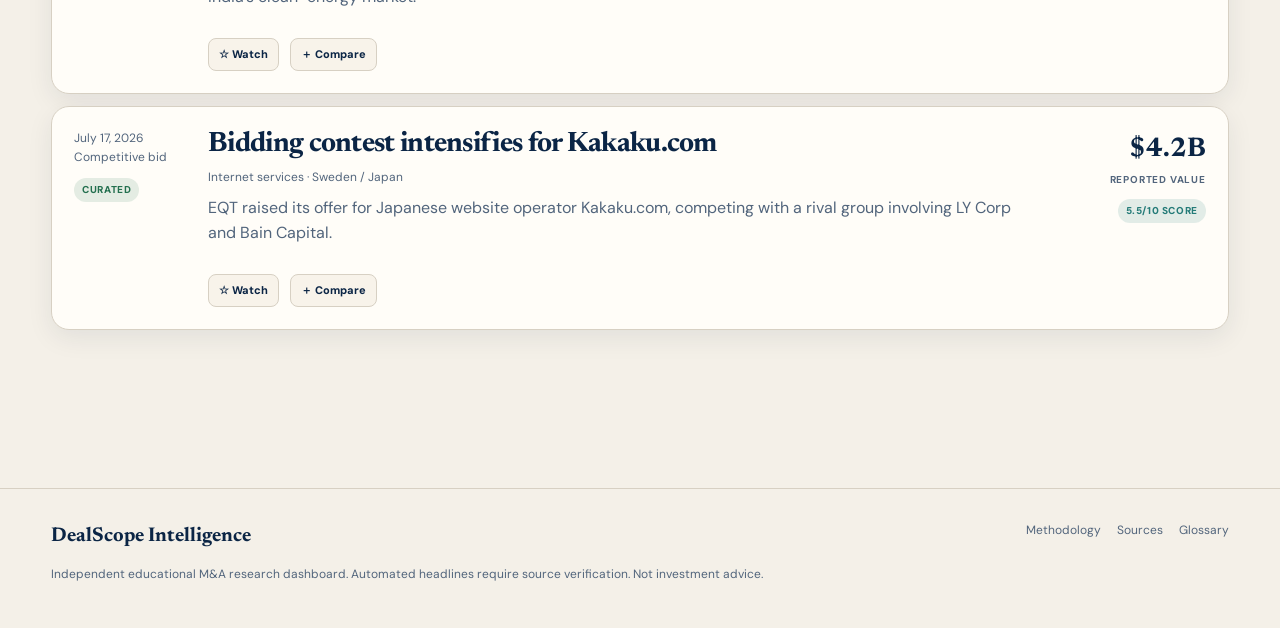
<file: deals.html>
<!DOCTYPE html><html lang="en"><head><meta charset="UTF-8"><meta name="viewport" content="width=device-width,initial-scale=1"><meta name="theme-color" content="#0b2545"><meta name="description" content="DealScope is an educational M&A intelligence dashboard for deal research, strategy, valuation, culture, geography, and shareholder impact."><meta property="og:title" content="Deal Desk | DealScope"><meta property="og:description" content="A polished M&A research dashboard with deal analytics, comparisons, timelines, and market intelligence."><title>Deal Desk | DealScope</title><link rel="preconnect" href="https://fonts.googleapis.com"><link rel="preconnect" href="https://fonts.gstatic.com" crossorigin><link href="https://fonts.googleapis.com/css2?family=DM+Sans:wght@400;500;600;700;800&family=Newsreader:opsz,wght@6..72,600;6..72,700&display=swap" rel="stylesheet"><link rel="stylesheet" href="styles.css"></head><body><header class="site-header"><a class="brand" href="index.html"><span class="brand-mark">D/S</span><span>Deal<em>Scope</em></span></a><nav aria-label="Primary navigation"><a href="index.html">Overview</a><a href="deals.html">Deal desk</a><a href="analysis.html">Research lab</a><a href="compare.html">Compare</a><a href="watchlist.html">Watchlist</a><a href="companies.html">Companies</a><a href="learn.html">Learn</a><a href="sources.html">Sources</a></nav><div class="header-actions"><span class="header-live">Auto-updated</span><button id="themeToggle" class="icon-button" aria-label="Toggle color mode">◐</button></div></header><main><section class="page-hero"><p class="eyebrow">Transaction intelligence</p><h1>The deal desk</h1><p>Browse curated transactions and carefully filtered news detections. Each record distinguishes verified research from automated discovery.</p></section><section class="toolbar"><input id="searchInput" type="search" placeholder="Search company, sector, country…"><select id="sectorFilter"><option value="all">All sectors</option></select><select id="statusFilter"><option value="all">All statuses</option><option>Announced</option><option>Pending review</option><option>Competitive bid</option><option>News detected</option></select></section><section class="metrics"><article><span>Tracked deals</span><strong id="dealCount">0</strong></article><article><span>Combined value</span><strong id="combinedValue">$0B</strong></article><article><span>Cross-border</span><strong id="crossBorderCount">0</strong></article><article><span>Average strategic score</span><strong id="averageScore">0/10</strong></article></section><section class="page-section"><div class="section-heading"><div><p class="eyebrow">Search results</p><h2>Transaction library</h2></div><span id="resultCount" class="result-count"></span></div><div id="dealList" class="deal-list"></div></section></main><footer class="site-footer"><div><div class="footer-brand">DealScope Intelligence</div><p>Independent educational M&A research dashboard. Automated headlines require source verification. Not investment advice.</p></div><div class="footer-links"><a href="analysis.html">Methodology</a><a href="sources.html">Sources</a><a href="learn.html">Glossary</a></div></footer><script src="generated-deals.js"></script><script src="data.js"></script><script src="app.js"></script></body></html>
</file>
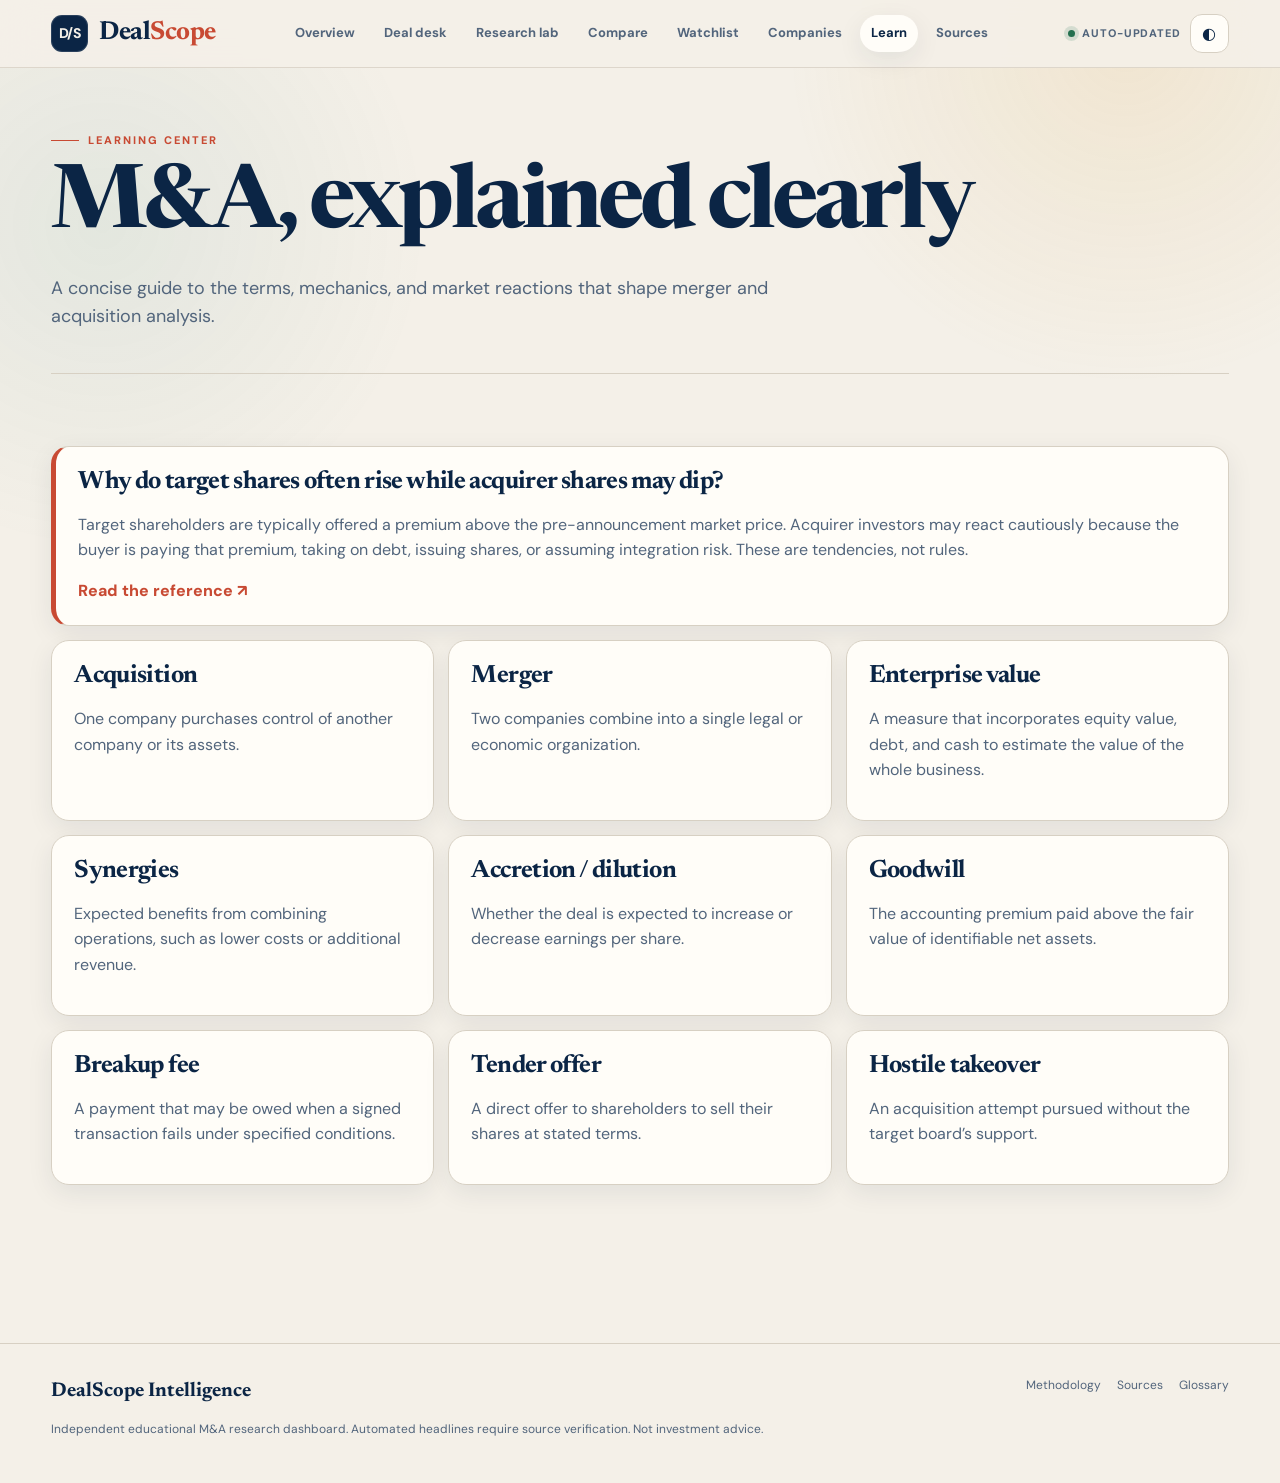
<file: learn.html>
<!DOCTYPE html><html lang="en"><head><meta charset="UTF-8"><meta name="viewport" content="width=device-width,initial-scale=1"><meta name="theme-color" content="#0b2545"><meta name="description" content="DealScope is an educational M&A intelligence dashboard for deal research, strategy, valuation, culture, geography, and shareholder impact."><meta property="og:title" content="M&A Learning Center | DealScope"><meta property="og:description" content="A polished M&A research dashboard with deal analytics, comparisons, timelines, and market intelligence."><title>M&A Learning Center | DealScope</title><link rel="preconnect" href="https://fonts.googleapis.com"><link rel="preconnect" href="https://fonts.gstatic.com" crossorigin><link href="https://fonts.googleapis.com/css2?family=DM+Sans:wght@400;500;600;700;800&family=Newsreader:opsz,wght@6..72,600;6..72,700&display=swap" rel="stylesheet"><link rel="stylesheet" href="styles.css"></head><body><header class="site-header"><a class="brand" href="index.html"><span class="brand-mark">D/S</span><span>Deal<em>Scope</em></span></a><nav aria-label="Primary navigation"><a href="index.html">Overview</a><a href="deals.html">Deal desk</a><a href="analysis.html">Research lab</a><a href="compare.html">Compare</a><a href="watchlist.html">Watchlist</a><a href="companies.html">Companies</a><a href="learn.html">Learn</a><a href="sources.html">Sources</a></nav><div class="header-actions"><span class="header-live">Auto-updated</span><button id="themeToggle" class="icon-button" aria-label="Toggle color mode">◐</button></div></header><main><section class="page-hero"><p class="eyebrow">Learning center</p><h1>M&A, explained clearly</h1><p>A concise guide to the terms, mechanics, and market reactions that shape merger and acquisition analysis.</p></section><section class="page-section"><div class="definitions-grid"><article class="wide definition-callout"><h3>Why do target shares often rise while acquirer shares may dip?</h3><p>Target shareholders are typically offered a premium above the pre-announcement market price. Acquirer investors may react cautiously because the buyer is paying that premium, taking on debt, issuing shares, or assuming integration risk. These are tendencies, not rules.</p><a class="text-link" href="https://www.investopedia.com/ask/answers/203.asp" target="_blank" rel="noreferrer">Read the reference ↗</a></article><article><h3>Acquisition</h3><p>One company purchases control of another company or its assets.</p></article><article><h3>Merger</h3><p>Two companies combine into a single legal or economic organization.</p></article><article><h3>Enterprise value</h3><p>A measure that incorporates equity value, debt, and cash to estimate the value of the whole business.</p></article><article><h3>Synergies</h3><p>Expected benefits from combining operations, such as lower costs or additional revenue.</p></article><article><h3>Accretion / dilution</h3><p>Whether the deal is expected to increase or decrease earnings per share.</p></article><article><h3>Goodwill</h3><p>The accounting premium paid above the fair value of identifiable net assets.</p></article><article><h3>Breakup fee</h3><p>A payment that may be owed when a signed transaction fails under specified conditions.</p></article><article><h3>Tender offer</h3><p>A direct offer to shareholders to sell their shares at stated terms.</p></article><article><h3>Hostile takeover</h3><p>An acquisition attempt pursued without the target board’s support.</p></article></div></section></main><footer class="site-footer"><div><div class="footer-brand">DealScope Intelligence</div><p>Independent educational M&A research dashboard. Automated headlines require source verification. Not investment advice.</p></div><div class="footer-links"><a href="analysis.html">Methodology</a><a href="sources.html">Sources</a><a href="learn.html">Glossary</a></div></footer><script src="generated-deals.js"></script><script src="data.js"></script><script src="app.js"></script></body></html>
</file>
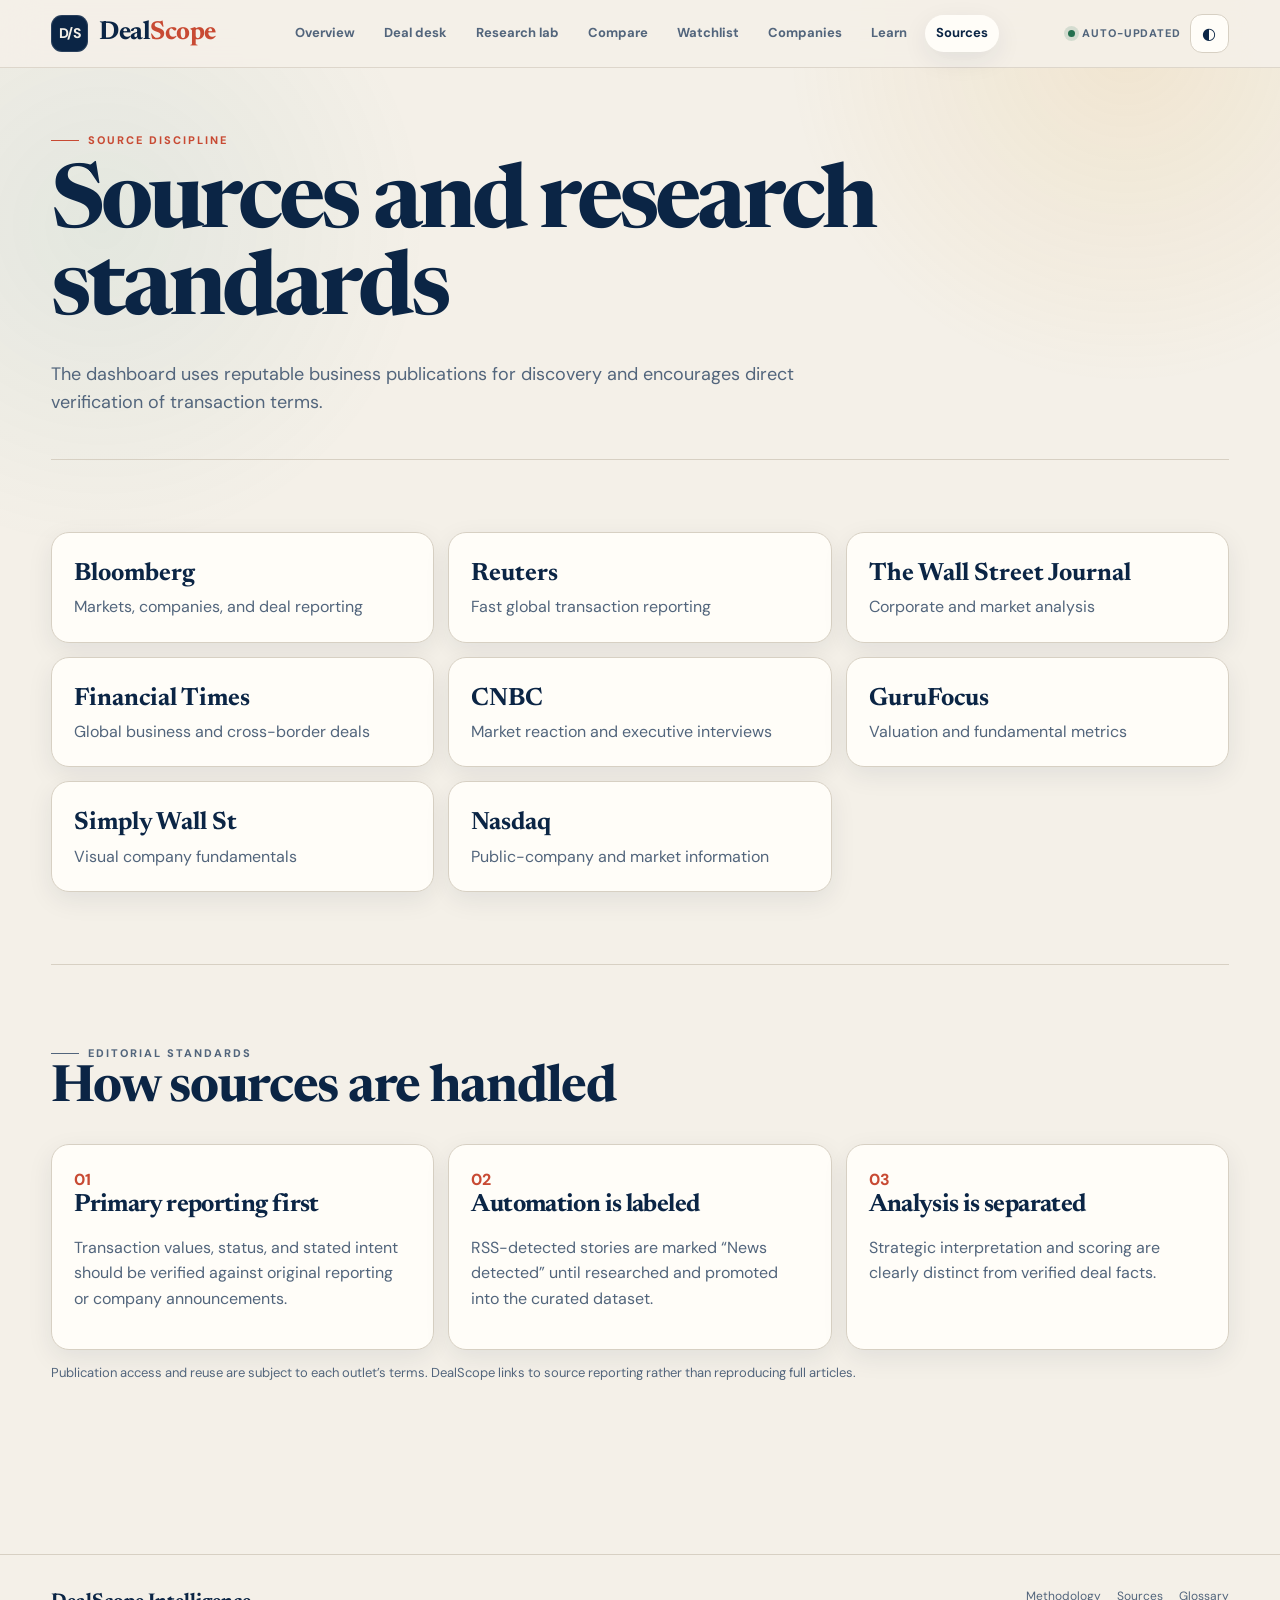
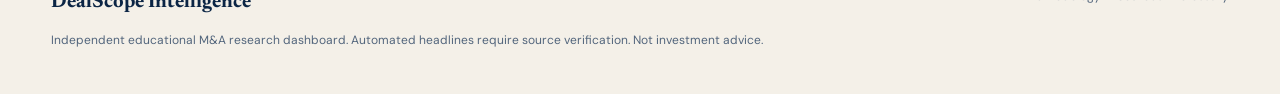
<file: sources.html>
<!DOCTYPE html><html lang="en"><head><meta charset="UTF-8"><meta name="viewport" content="width=device-width,initial-scale=1"><meta name="theme-color" content="#0b2545"><meta name="description" content="DealScope is an educational M&A intelligence dashboard for deal research, strategy, valuation, culture, geography, and shareholder impact."><meta property="og:title" content="Sources & Standards | DealScope"><meta property="og:description" content="A polished M&A research dashboard with deal analytics, comparisons, timelines, and market intelligence."><title>Sources & Standards | DealScope</title><link rel="preconnect" href="https://fonts.googleapis.com"><link rel="preconnect" href="https://fonts.gstatic.com" crossorigin><link href="https://fonts.googleapis.com/css2?family=DM+Sans:wght@400;500;600;700;800&family=Newsreader:opsz,wght@6..72,600;6..72,700&display=swap" rel="stylesheet"><link rel="stylesheet" href="styles.css"></head><body><header class="site-header"><a class="brand" href="index.html"><span class="brand-mark">D/S</span><span>Deal<em>Scope</em></span></a><nav aria-label="Primary navigation"><a href="index.html">Overview</a><a href="deals.html">Deal desk</a><a href="analysis.html">Research lab</a><a href="compare.html">Compare</a><a href="watchlist.html">Watchlist</a><a href="companies.html">Companies</a><a href="learn.html">Learn</a><a href="sources.html">Sources</a></nav><div class="header-actions"><span class="header-live">Auto-updated</span><button id="themeToggle" class="icon-button" aria-label="Toggle color mode">◐</button></div></header><main><section class="page-hero"><p class="eyebrow">Source discipline</p><h1>Sources and research standards</h1><p>The dashboard uses reputable business publications for discovery and encourages direct verification of transaction terms.</p></section><section class="page-section"><div id="sourceGrid" class="source-grid"></div></section><section class="page-section section-rule"><div class="section-heading"><div><p class="eyebrow">Editorial standards</p><h2>How sources are handled</h2></div></div><div class="framework-grid"><article><span>01</span><h3>Primary reporting first</h3><p>Transaction values, status, and stated intent should be verified against original reporting or company announcements.</p></article><article><span>02</span><h3>Automation is labeled</h3><p>RSS-detected stories are marked “News detected” until researched and promoted into the curated dataset.</p></article><article><span>03</span><h3>Analysis is separated</h3><p>Strategic interpretation and scoring are clearly distinct from verified deal facts.</p></article></div><p class="source-note">Publication access and reuse are subject to each outlet’s terms. DealScope links to source reporting rather than reproducing full articles.</p></section></main><footer class="site-footer"><div><div class="footer-brand">DealScope Intelligence</div><p>Independent educational M&A research dashboard. Automated headlines require source verification. Not investment advice.</p></div><div class="footer-links"><a href="analysis.html">Methodology</a><a href="sources.html">Sources</a><a href="learn.html">Glossary</a></div></footer><script src="generated-deals.js"></script><script src="data.js"></script><script src="app.js"></script></body></html>
</file>
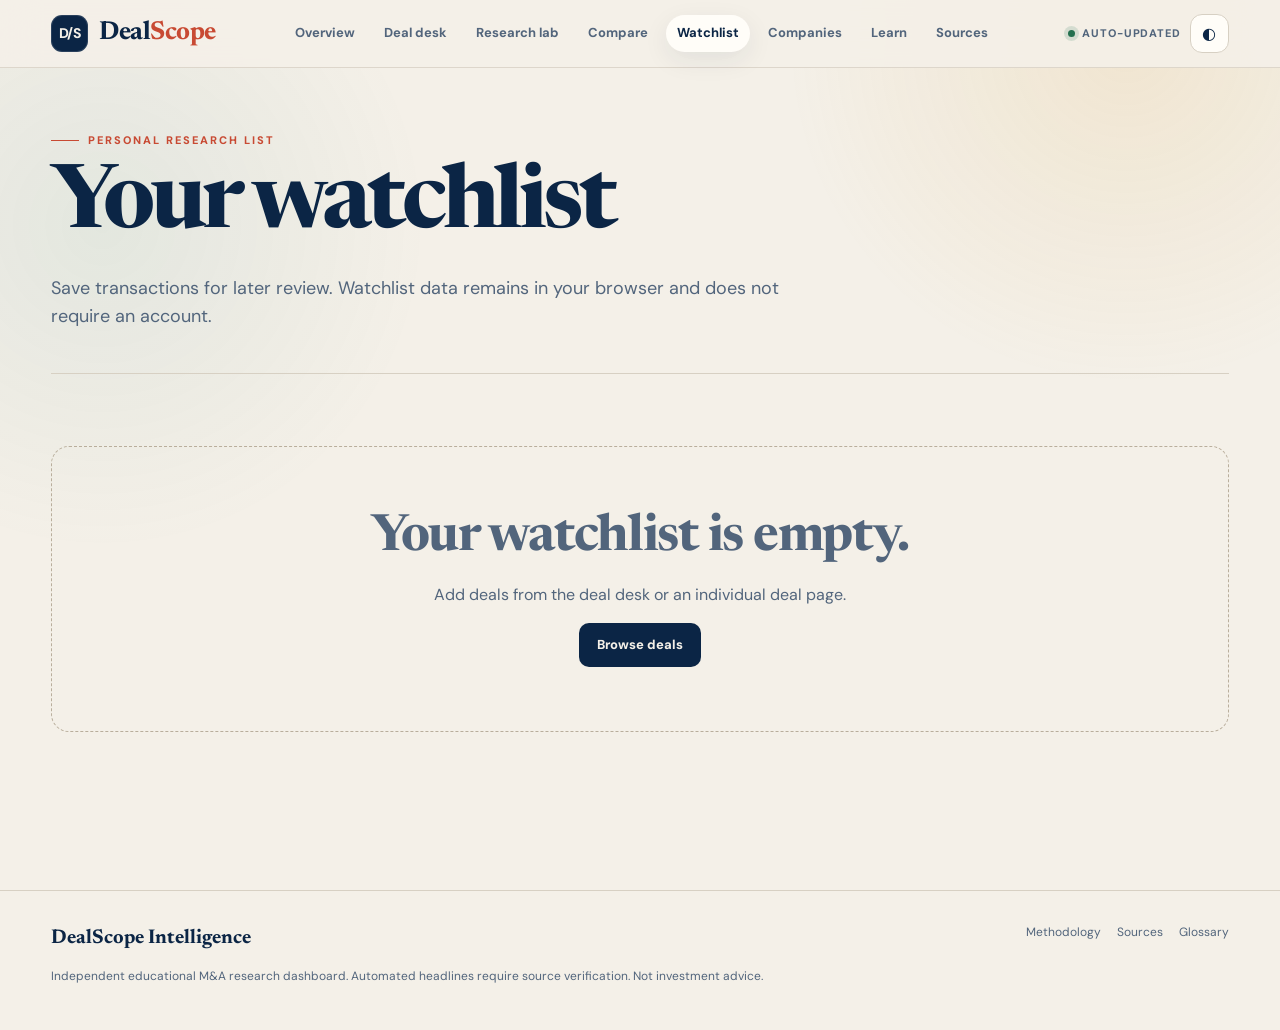
<file: watchlist.html>
<!DOCTYPE html><html lang="en"><head><meta charset="UTF-8"><meta name="viewport" content="width=device-width,initial-scale=1"><meta name="theme-color" content="#0b2545"><meta name="description" content="DealScope is an educational M&A intelligence dashboard for deal research, strategy, valuation, culture, geography, and shareholder impact."><meta property="og:title" content="Watchlist | DealScope"><meta property="og:description" content="A polished M&A research dashboard with deal analytics, comparisons, timelines, and market intelligence."><title>Watchlist | DealScope</title><link rel="preconnect" href="https://fonts.googleapis.com"><link rel="preconnect" href="https://fonts.gstatic.com" crossorigin><link href="https://fonts.googleapis.com/css2?family=DM+Sans:wght@400;500;600;700;800&family=Newsreader:opsz,wght@6..72,600;6..72,700&display=swap" rel="stylesheet"><link rel="stylesheet" href="styles.css"></head><body><header class="site-header"><a class="brand" href="index.html"><span class="brand-mark">D/S</span><span>Deal<em>Scope</em></span></a><nav aria-label="Primary navigation"><a href="index.html">Overview</a><a href="deals.html">Deal desk</a><a href="analysis.html">Research lab</a><a href="compare.html">Compare</a><a href="watchlist.html">Watchlist</a><a href="companies.html">Companies</a><a href="learn.html">Learn</a><a href="sources.html">Sources</a></nav><div class="header-actions"><span class="header-live">Auto-updated</span><button id="themeToggle" class="icon-button" aria-label="Toggle color mode">◐</button></div></header><main><section class="page-hero"><p class="eyebrow">Personal research list</p><h1>Your watchlist</h1><p>Save transactions for later review. Watchlist data remains in your browser and does not require an account.</p></section><section class="page-section"><div id="watchlistGrid" class="deal-list"></div></section></main><footer class="site-footer"><div><div class="footer-brand">DealScope Intelligence</div><p>Independent educational M&A research dashboard. Automated headlines require source verification. Not investment advice.</p></div><div class="footer-links"><a href="analysis.html">Methodology</a><a href="sources.html">Sources</a><a href="learn.html">Glossary</a></div></footer><script src="generated-deals.js"></script><script src="data.js"></script><script src="app.js"></script></body></html>
</file>
<file: styles.css>
:root{
  --bg:#f4f0e8;--bg-deep:#ebe4d8;--surface:#fffdf8;--surface-2:#f8f3ea;
  --text:#0b2545;--muted:#52657c;--line:#d7d0c3;--line-strong:#b9ae9c;
  --accent:#c84a33;--accent-2:#d99b2b;--navy:#0b2545;--teal:#247b78;
  --positive:#24704f;--warning:#aa6a11;--danger:#a03a36;
  --shadow:0 18px 50px rgba(11,37,69,.10);--shadow-sm:0 8px 26px rgba(11,37,69,.08);
  --radius:18px;--radius-sm:11px;--max:1500px;
}
body.dark{
  --bg:#081522;--bg-deep:#07111c;--surface:#0e2032;--surface-2:#12283e;
  --text:#edf4fb;--muted:#a8bbce;--line:#294056;--line-strong:#45627c;
  --accent:#ff725d;--accent-2:#f4bd52;--navy:#edf4fb;--teal:#5ec3bf;
  --positive:#74d6a8;--warning:#f4bd52;--danger:#ff8c83;
  --shadow:0 18px 50px rgba(0,0,0,.28);--shadow-sm:0 8px 26px rgba(0,0,0,.24)
}
*{box-sizing:border-box}html{scroll-behavior:smooth}body{margin:0;background:var(--bg);color:var(--text);font-family:"DM Sans",sans-serif;line-height:1.58;-webkit-font-smoothing:antialiased}button,input,select{font:inherit}a{color:inherit}img{max-width:100%}
body:before{content:"";position:fixed;inset:0;pointer-events:none;z-index:-1;background:radial-gradient(circle at 88% 5%,rgba(217,155,43,.12),transparent 24%),radial-gradient(circle at 8% 25%,rgba(36,123,120,.08),transparent 24%)}
.site-header{position:sticky;top:0;z-index:50;display:grid;grid-template-columns:auto 1fr auto;align-items:center;gap:34px;padding:13px clamp(18px,4vw,64px);border-bottom:1px solid color-mix(in srgb,var(--line) 80%,transparent);background:color-mix(in srgb,var(--bg) 90%,transparent);backdrop-filter:blur(18px)}
.brand{display:flex;align-items:center;gap:11px;text-decoration:none;font-family:"Newsreader",serif;font-size:26px;font-weight:700;letter-spacing:-.02em}.brand-mark{display:grid;place-items:center;width:37px;height:37px;border-radius:11px;background:var(--navy);color:var(--bg);font-family:"DM Sans",sans-serif;font-size:14px;font-weight:800;box-shadow:inset 0 0 0 1px rgba(255,255,255,.12)}.brand em{font-style:normal;color:var(--accent)}
nav{display:flex;justify-content:center;gap:7px;flex-wrap:wrap}nav a{padding:8px 11px;border-radius:999px;text-decoration:none;color:var(--muted);font-size:13px;font-weight:700}nav a:hover,nav a.active{background:var(--surface);color:var(--text);box-shadow:var(--shadow-sm)}
.header-actions{display:flex;align-items:center;gap:9px}.icon-button{display:grid;place-items:center;width:39px;height:39px;border:1px solid var(--line);border-radius:12px;background:var(--surface);color:var(--text);cursor:pointer}.header-live{display:flex;align-items:center;gap:7px;font-size:11px;font-weight:800;letter-spacing:.08em;text-transform:uppercase;color:var(--muted)}.header-live:before{content:"";width:7px;height:7px;border-radius:50%;background:var(--positive);box-shadow:0 0 0 4px color-mix(in srgb,var(--positive) 15%,transparent)}
main{width:min(var(--max),100%);margin:0 auto;padding:0 clamp(18px,4vw,64px) 86px}.page-section{padding:72px 0}.section-rule{border-top:1px solid var(--line)}
.hero{display:grid;grid-template-columns:minmax(0,1.35fr) minmax(380px,.65fr);gap:56px;align-items:center;padding:74px 0 62px}.hero h1,.page-hero h1{margin:0;font-family:"Newsreader",serif;font-size:clamp(52px,7vw,98px);line-height:.98;letter-spacing:-.045em}.hero h1 span{color:var(--accent)}.hero-copy,.page-hero>p:last-child{max-width:790px;margin:24px 0 0;color:var(--muted);font-size:18px}.eyebrow{display:flex;align-items:center;gap:9px;margin:0 0 14px;color:var(--accent);font-size:11px;font-weight:800;letter-spacing:.18em;text-transform:uppercase}.eyebrow:before{content:"";width:28px;height:1px;background:currentColor}
.hero-actions,.card-actions{display:flex;gap:11px;flex-wrap:wrap;margin-top:28px}.primary-button,.secondary-button,.ghost-button{display:inline-flex;align-items:center;justify-content:center;gap:8px;min-height:44px;padding:0 17px;border-radius:10px;border:1px solid transparent;text-decoration:none;font-weight:800;font-size:13px;cursor:pointer}.primary-button{background:var(--navy);color:var(--bg)}.primary-button:hover{transform:translateY(-1px);box-shadow:var(--shadow-sm)}.secondary-button{background:var(--surface);color:var(--text);border-color:var(--line)}.ghost-button{background:transparent;color:var(--muted);border-color:var(--line)}.full{width:100%}
.hero-visual{position:relative;min-height:470px;border:1px solid var(--line);border-radius:26px;overflow:hidden;background:linear-gradient(145deg,var(--navy),#173d61 58%,#255a78);box-shadow:var(--shadow)}.hero-visual:before{content:"";position:absolute;inset:0;background:radial-gradient(circle at 80% 12%,rgba(217,155,43,.45),transparent 24%),linear-gradient(120deg,transparent 45%,rgba(255,255,255,.06) 45% 46%,transparent 46%)}.visual-grid{position:absolute;inset:0;background-image:linear-gradient(rgba(255,255,255,.06) 1px,transparent 1px),linear-gradient(90deg,rgba(255,255,255,.06) 1px,transparent 1px);background-size:44px 44px;mask-image:linear-gradient(to bottom,black,transparent)}.visual-content{position:absolute;inset:auto 28px 28px 28px;color:white}.visual-kicker{font-size:11px;letter-spacing:.16em;text-transform:uppercase;opacity:.72}.visual-value{display:block;margin:10px 0 2px;font-family:"Newsreader",serif;font-size:76px;line-height:1}.visual-stats{display:grid;grid-template-columns:repeat(3,1fr);gap:8px;margin-top:26px}.visual-stats div{padding:14px;border:1px solid rgba(255,255,255,.18);border-radius:11px;background:rgba(255,255,255,.07);backdrop-filter:blur(8px)}.visual-stats span{display:block;font-size:10px;text-transform:uppercase;letter-spacing:.1em;opacity:.67}.visual-stats b{font-size:19px}.orb{position:absolute;border-radius:50%;border:1px solid rgba(255,255,255,.24)}.orb.one{width:190px;height:190px;right:-22px;top:36px}.orb.two{width:110px;height:110px;right:92px;top:78px}.orb.three{width:46px;height:46px;right:125px;top:110px;background:var(--accent-2);border:0;box-shadow:0 0 45px rgba(217,155,43,.55)}
.editorial-strip{display:grid;grid-template-columns:1.2fr repeat(3,1fr);border:1px solid var(--line);border-radius:var(--radius);overflow:hidden;background:var(--surface);box-shadow:var(--shadow-sm)}.editorial-strip article{padding:22px;border-right:1px solid var(--line)}.editorial-strip article:last-child{border-right:0}.editorial-strip .lead{background:var(--navy);color:var(--bg)}.editorial-strip span{display:block;color:var(--muted);font-size:11px;text-transform:uppercase;letter-spacing:.11em;font-weight:800}.editorial-strip .lead span{color:color-mix(in srgb,var(--bg) 65%,transparent)}.editorial-strip strong{display:block;margin-top:7px;font-family:"Newsreader",serif;font-size:26px;line-height:1.08}
h2,h3{font-family:"Newsreader",serif;line-height:1.08;letter-spacing:-.025em}h2{margin:0;font-size:clamp(34px,4vw,56px)}h3{margin:0 0 9px;font-size:25px}.section-heading{display:flex;justify-content:space-between;align-items:end;gap:24px;margin-bottom:26px}.section-heading p{margin:8px 0 0;color:var(--muted);max-width:680px}.text-link{font-weight:800;color:var(--accent);text-decoration:none;white-space:nowrap}
.dashboard-grid{display:grid;grid-template-columns:1.35fr .65fr;gap:20px}.panel{border:1px solid var(--line);border-radius:var(--radius);background:var(--surface);box-shadow:var(--shadow-sm);overflow:hidden}.panel-head{display:flex;justify-content:space-between;align-items:center;padding:19px 21px;border-bottom:1px solid var(--line)}.panel-head h3{margin:0;font-family:"DM Sans",sans-serif;font-size:14px;letter-spacing:.04em}.panel-head span{color:var(--muted);font-size:12px}.panel-body{padding:22px}.chart-frame{min-height:310px}.chart-frame svg{width:100%;height:auto;display:block}.chart-label{fill:var(--muted);font-size:11px}.chart-value{fill:var(--text);font-size:11px;font-weight:700}.chart-grid{stroke:var(--line);stroke-width:1}.chart-bar{fill:var(--navy)}.chart-bar-accent{fill:var(--accent)}
.insight-stack{display:grid;gap:12px}.insight-card{padding:18px;border:1px solid var(--line);border-radius:13px;background:var(--surface-2)}.insight-card span{font-size:10px;font-weight:800;text-transform:uppercase;letter-spacing:.12em;color:var(--accent)}.insight-card strong{display:block;margin:6px 0 3px;font-family:"Newsreader",serif;font-size:24px}.insight-card p{margin:0;color:var(--muted);font-size:13px}
.featured-grid{display:grid;grid-template-columns:repeat(3,1fr);gap:16px}.featured-card{position:relative;min-height:300px;padding:22px;border:1px solid var(--line);border-radius:var(--radius);background:var(--surface);text-decoration:none;overflow:hidden;box-shadow:var(--shadow-sm);transition:.2s}.featured-card:hover{transform:translateY(-4px);box-shadow:var(--shadow)}.featured-card:before{content:"";position:absolute;inset:0 0 auto 0;height:7px;background:var(--navy)}.featured-card:nth-child(2):before{background:var(--accent)}.featured-card:nth-child(3):before{background:var(--teal)}.featured-card .deal-num{display:grid;place-items:center;width:44px;height:44px;border-radius:50%;background:var(--surface-2);font-weight:800}.featured-card h3{margin-top:30px;font-size:31px}.featured-card p{color:var(--muted)}.featured-card footer{position:absolute;left:22px;right:22px;bottom:20px;padding:0;border:0;display:flex;justify-content:space-between}.featured-card footer strong{font-family:"Newsreader",serif;font-size:25px}.featured-card footer span{font-size:11px;text-transform:uppercase;color:var(--muted)}
.navigation-grid{display:grid;grid-template-columns:repeat(4,1fr);gap:14px}.navigation-grid a{min-height:220px;padding:22px;border:1px solid var(--line);border-radius:var(--radius);background:var(--surface);text-decoration:none;box-shadow:var(--shadow-sm)}.navigation-grid a:hover{border-color:var(--line-strong);transform:translateY(-2px)}.navigation-grid span{color:var(--accent);font-weight:800;font-size:12px}.navigation-grid h3{margin-top:32px}.navigation-grid p{color:var(--muted);font-size:14px}
.page-hero{padding:64px 0 42px;border-bottom:1px solid var(--line)}.page-hero h1{font-size:clamp(50px,7vw,88px)}
.toolbar{display:grid;grid-template-columns:1fr 220px 220px;gap:11px;padding:26px 0}.toolbar input,.toolbar select{width:100%;padding:14px 15px;border:1px solid var(--line);border-radius:11px;background:var(--surface);color:var(--text);outline:none}.toolbar input:focus,.toolbar select:focus{border-color:var(--teal);box-shadow:0 0 0 3px color-mix(in srgb,var(--teal) 14%,transparent)}
.metrics{display:grid;grid-template-columns:repeat(4,1fr);border:1px solid var(--line);border-radius:var(--radius);overflow:hidden;background:var(--surface);box-shadow:var(--shadow-sm)}.metrics article{padding:21px;border-right:1px solid var(--line)}.metrics article:last-child{border-right:0}.metrics span{display:block;color:var(--muted);font-size:11px;text-transform:uppercase;letter-spacing:.09em;font-weight:700}.metrics strong{display:block;margin-top:4px;font-family:"Newsreader",serif;font-size:32px}
.deal-list{display:grid;gap:12px}.deal-card{display:grid;grid-template-columns:112px 1fr 150px;gap:22px;padding:22px;border:1px solid var(--line);border-radius:var(--radius);background:var(--surface);box-shadow:var(--shadow-sm)}.deal-card:hover{border-color:var(--line-strong)}.deal-date,.deal-meta{color:var(--muted);font-size:12px}.deal-card h3{font-size:28px}.deal-card h3 a{text-decoration:none}.deal-card p{margin:8px 0 0;color:var(--muted)}.deal-value{text-align:right;font-family:"Newsreader",serif;font-size:27px;font-weight:700}.deal-value small{display:block;color:var(--muted);font-family:"DM Sans",sans-serif;font-size:10px;text-transform:uppercase;letter-spacing:.08em}.card-actions button{padding:7px 10px;border:1px solid var(--line);border-radius:8px;background:var(--surface-2);color:var(--text);cursor:pointer;font-size:11px;font-weight:800}.score-pill,.live-badge,.confidence-badge{display:inline-flex;align-items:center;justify-content:center;margin-top:11px;padding:4px 8px;border-radius:999px;font-family:"DM Sans",sans-serif;font-size:10px;font-weight:800;letter-spacing:.06em;text-transform:uppercase}.score-pill{background:color-mix(in srgb,var(--teal) 13%,transparent);color:var(--teal)}.live-badge{background:color-mix(in srgb,var(--accent) 13%,transparent);color:var(--accent)}.confidence-badge{background:color-mix(in srgb,var(--positive) 12%,transparent);color:var(--positive)}
.deal-hero{display:grid;grid-template-columns:1.4fr .6fr;gap:42px;padding:58px 0}.deal-hero h1{margin:0;font-family:"Newsreader",serif;font-size:clamp(48px,6vw,82px);line-height:.98;letter-spacing:-.04em}.deal-hero p{color:var(--muted);font-size:18px}.deal-hero>aside{padding:24px;border-radius:var(--radius);background:var(--navy);color:var(--bg);box-shadow:var(--shadow)}.deal-hero>aside span,.deal-hero>aside small{display:block;opacity:.7}.deal-hero>aside strong{display:block;margin:8px 0;font-family:"Newsreader",serif;font-size:54px}.overall-score{display:flex;justify-content:space-between;margin-top:25px;padding-top:16px;border-top:1px solid rgba(255,255,255,.18)}.deal-layout{display:grid;grid-template-columns:1fr 360px;gap:24px;align-items:start}.deal-layout>article{display:grid;gap:14px}.deal-layout>article>section,.score-panel,.case-card{padding:24px;border:1px solid var(--line);border-radius:var(--radius);background:var(--surface);box-shadow:var(--shadow-sm)}.deal-layout h2{font-size:33px}.deal-layout li,.deal-layout p{color:var(--muted)}.score-panel{position:sticky;top:82px}.score-row{display:grid;grid-template-columns:1fr auto;gap:12px;padding:11px 0;border-bottom:1px solid var(--line)}.score-bar{height:7px;margin-top:6px;border-radius:999px;background:var(--surface-2);overflow:hidden}.score-bar span{display:block;height:100%;background:linear-gradient(90deg,var(--teal),var(--navy));border-radius:inherit}.case-grid{display:grid;grid-template-columns:1fr 1fr;gap:14px}.case-card.bull{border-top:5px solid var(--positive)}.case-card.bear{border-top:5px solid var(--danger)}.case-card ul{padding-left:18px;margin-bottom:0}.timeline{display:grid;gap:0;margin-top:18px}.timeline-item{position:relative;display:grid;grid-template-columns:24px 1fr;gap:12px;min-height:60px}.timeline-item>span{width:13px;height:13px;margin-top:4px;border-radius:50%;background:var(--line-strong);z-index:1}.timeline-item:not(:last-child):before{content:"";position:absolute;left:6px;top:17px;bottom:-4px;width:1px;background:var(--line)}.timeline-item.complete>span{background:var(--positive)}.timeline-item.current>span{background:var(--accent);box-shadow:0 0 0 5px color-mix(in srgb,var(--accent) 14%,transparent)}.timeline-item small{display:block;color:var(--muted)}.back-link{display:inline-block;margin-top:28px;color:var(--accent);font-weight:800;text-decoration:none}
.company-grid{display:grid;grid-template-columns:repeat(3,1fr);gap:15px}.company-card{min-height:230px;padding:22px;border:1px solid var(--line);border-radius:var(--radius);background:var(--surface);text-decoration:none;box-shadow:var(--shadow-sm)}.company-card span,.company-card small{color:var(--muted);font-size:11px;text-transform:uppercase;letter-spacing:.08em}.company-card h3{margin-top:42px;font-size:31px}.company-card p{color:var(--muted)}.history-list{display:grid;gap:11px}.history-list article{display:grid;grid-template-columns:100px 1fr auto;gap:22px;padding:20px;border:1px solid var(--line);border-radius:13px;background:var(--surface)}.history-list p{margin:0;color:var(--muted)}.history-list strong{font-family:"Newsreader",serif;font-size:22px}
.comparison-table{overflow:auto;border:1px solid var(--line);border-radius:var(--radius);background:var(--surface)}.compare-row{display:grid;grid-template-columns:190px repeat(3,minmax(230px,1fr));min-width:900px;border-bottom:1px solid var(--line)}.compare-row:last-child{border-bottom:0}.compare-row>div,.compare-row>strong{padding:17px;border-right:1px solid var(--line)}.compare-head{background:var(--navy);color:var(--bg)}.compare-head a{font-family:"Newsreader",serif;font-size:21px}.compare-head button{display:block;margin-top:8px;border:0;background:transparent;color:inherit;opacity:.7;cursor:pointer}
.framework-grid,.definitions-grid,.source-grid{display:grid;grid-template-columns:repeat(3,1fr);gap:14px}.framework-grid article,.definitions-grid article,.source-card{padding:22px;border:1px solid var(--line);border-radius:var(--radius);background:var(--surface);box-shadow:var(--shadow-sm)}.framework-grid article span{color:var(--accent);font-weight:800}.framework-grid p,.definitions-grid p,.source-card span{color:var(--muted)}.source-card{text-decoration:none}.source-card strong{display:block;font-family:"Newsreader",serif;font-size:25px}.wide{grid-column:1/-1}.definition-callout{border-left:5px solid var(--accent)!important}.source-note{color:var(--muted);font-size:13px}
.lab-grid{display:grid;grid-template-columns:1fr 1fr;gap:18px}.calculator{padding:24px;border:1px solid var(--line);border-radius:var(--radius);background:var(--surface);box-shadow:var(--shadow-sm)}.calc-fields{display:grid;grid-template-columns:1fr 1fr;gap:12px}.calc-fields label{font-size:12px;font-weight:800;color:var(--muted)}.calc-fields input{width:100%;margin-top:6px;padding:12px;border:1px solid var(--line);border-radius:9px;background:var(--surface-2);color:var(--text)}.calc-results{display:grid;grid-template-columns:repeat(3,1fr);gap:10px;margin-top:18px}.calc-results div{padding:14px;border-radius:10px;background:var(--surface-2)}.calc-results span{display:block;color:var(--muted);font-size:10px;text-transform:uppercase}.calc-results strong{font-family:"Newsreader",serif;font-size:24px}.methodology{counter-reset:method}.methodology article{position:relative;padding-left:64px}.methodology article:before{counter-increment:method;content:counter(method);position:absolute;left:20px;top:21px;display:grid;place-items:center;width:28px;height:28px;border-radius:50%;background:var(--navy);color:var(--bg);font-size:12px;font-weight:800}
.empty-panel,.empty-state{padding:64px 24px;text-align:center;color:var(--muted);border:1px dashed var(--line-strong);border-radius:var(--radius)}
footer.site-footer{width:min(var(--max),100%);margin:0 auto;padding:32px clamp(18px,4vw,64px);border-top:1px solid var(--line);display:grid;grid-template-columns:1fr auto;gap:24px;color:var(--muted);font-size:12px}.footer-brand{color:var(--text);font-family:"Newsreader",serif;font-size:20px;font-weight:700}.footer-links{display:flex;gap:16px}.footer-links a{text-decoration:none}
@media(max-width:1050px){.hero,.dashboard-grid,.deal-hero,.deal-layout,.lab-grid{grid-template-columns:1fr}.hero-visual{min-height:390px}.featured-grid,.company-grid,.framework-grid,.definitions-grid,.source-grid{grid-template-columns:repeat(2,1fr)}.navigation-grid{grid-template-columns:repeat(2,1fr)}.score-panel{position:static}.site-header{grid-template-columns:auto auto}.site-header nav{grid-column:1/-1;grid-row:2;justify-content:flex-start;overflow-x:auto;flex-wrap:nowrap}.header-actions{justify-self:end}}
@media(max-width:700px){main{padding-inline:16px}.hero{padding-top:45px}.hero h1,.page-hero h1{font-size:52px}.hero-visual{min-height:360px}.visual-value{font-size:56px}.visual-stats{grid-template-columns:1fr}.editorial-strip,.metrics{grid-template-columns:1fr}.editorial-strip article,.metrics article{border-right:0;border-bottom:1px solid var(--line)}.featured-grid,.company-grid,.framework-grid,.definitions-grid,.source-grid,.navigation-grid,.case-grid{grid-template-columns:1fr}.toolbar{grid-template-columns:1fr}.deal-card{grid-template-columns:1fr}.deal-value{text-align:left}.calc-fields,.calc-results{grid-template-columns:1fr}.site-header{padding-inline:16px}.header-live{display:none}.wide{grid-column:auto}footer.site-footer{grid-template-columns:1fr}.footer-links{flex-wrap:wrap}}
</file>
